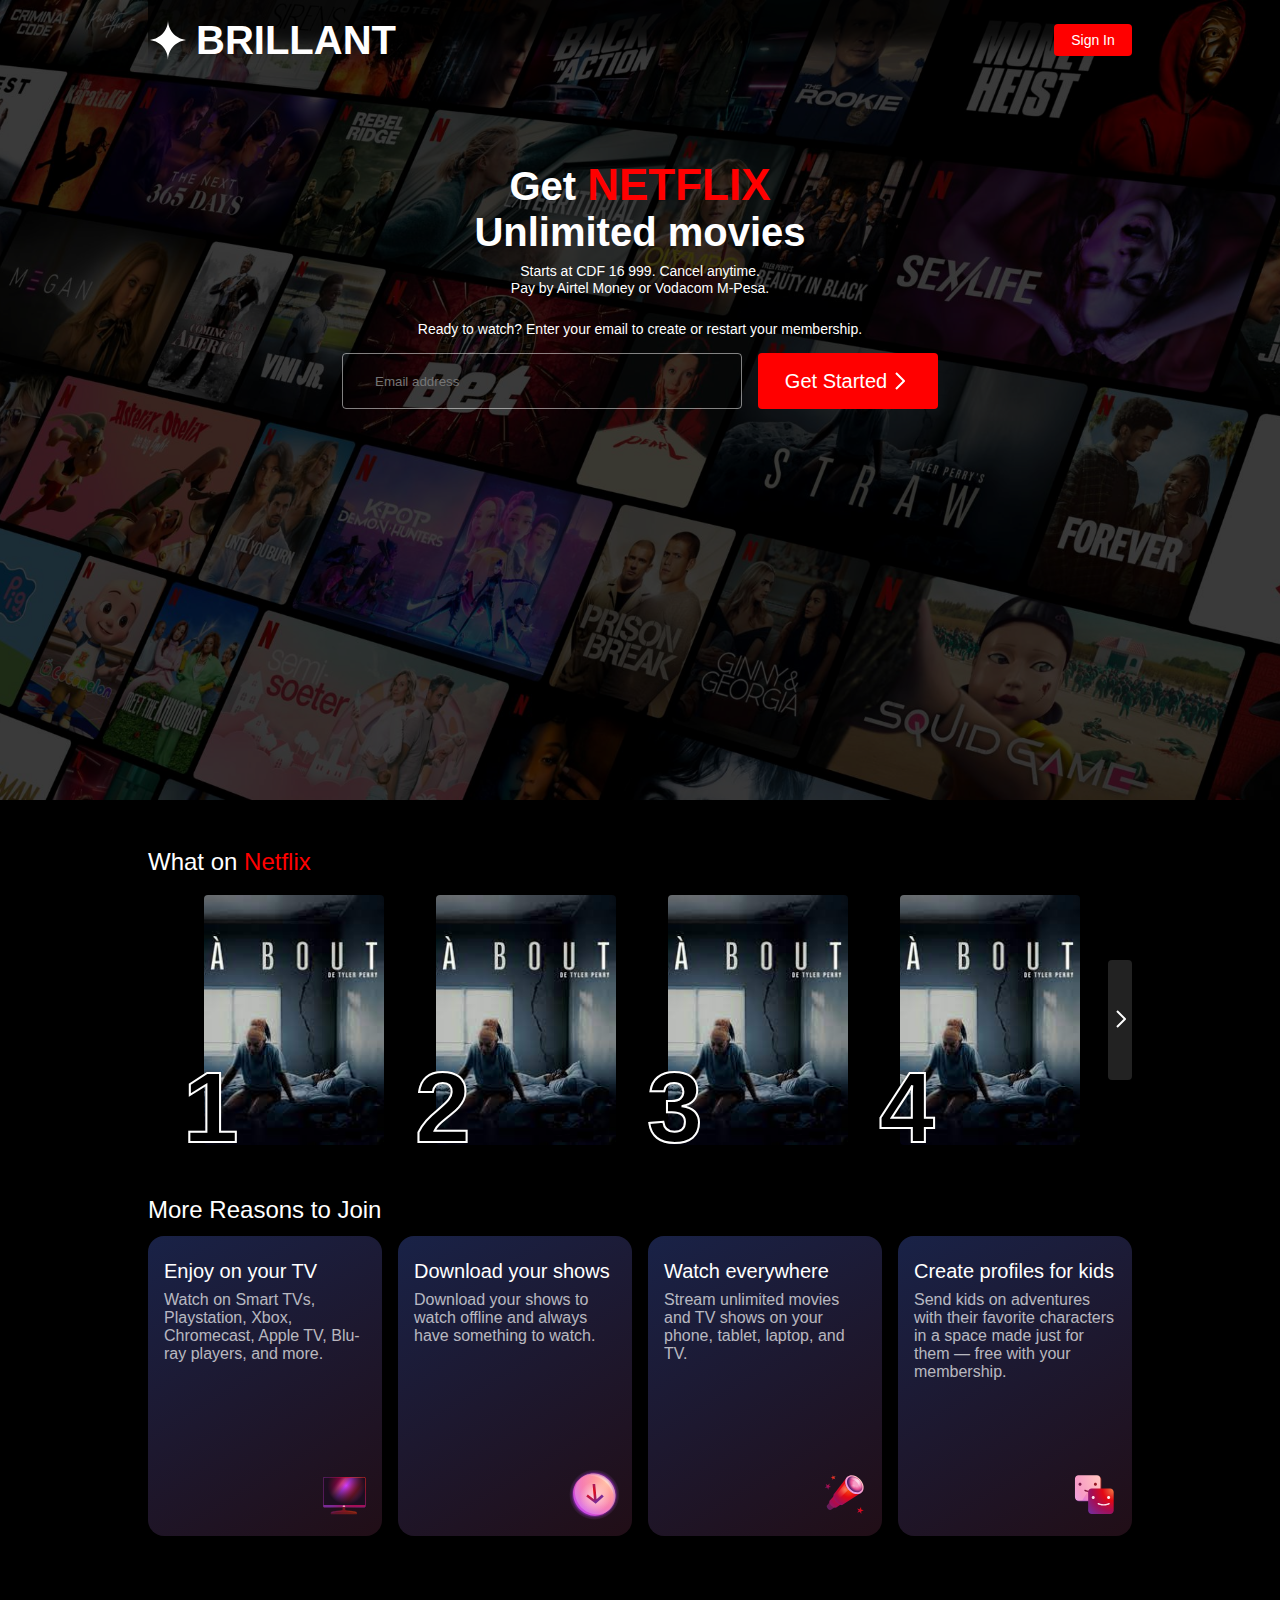
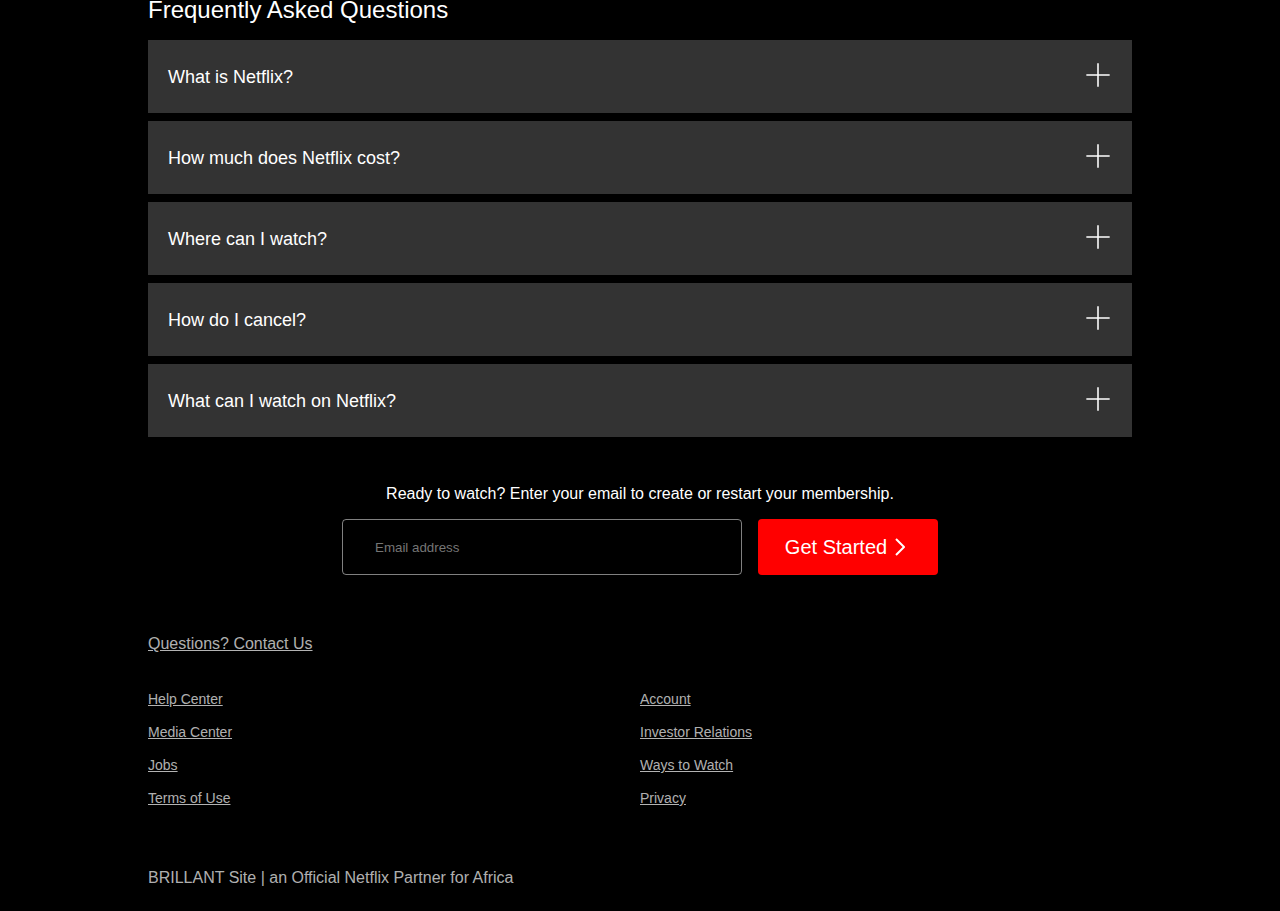
<file: Index.html>
<!doctype html>
<html lang="en">

  <head>

    <meta charset="utf-8">
    <meta name="viewport" content="width=device-width, initial-scale=1">

    <link rel="stylesheet" href="CSS/Home-Page.css">

    <title>Model</title>

  </head>

  <body>

    <div class="hero padding-adjust">

      <div class="header content ">

      <div class="header-left ">
        <a href="#">
          <img src="../IMAGES/Star-Brillant-White.svg" alt="Logo">
          BRILLANT
        </a>
      </div>

      <div class="header-right">
        <a class="red-button" href="#">
          Sign In
        </a>
      </div>

      </div>

      <div class="presentation content">
        
        <div class="text-presenration">
          <h1>Get <span>NETFLIX</span>
            <br>Unlimited movies</h1>
          <p>Starts at CDF 16 999. Cancel anytime.</p>
          <p>Pay by Airtel Money or Vodacom M-Pesa.</p>
        </div>

        <div class="enter-email">

          <p>Ready to watch? Enter your email to create or restart your membership.</p>

          <form action="" method="get" class="">

              <input type="email" name="email" id="" placeholder="Email address" required/>

              <button class="" type="submit">
                Get Started

                <svg xmlns="http://www.w3.org/2000/svg" fill="none" role="img" viewBox="0 0 24 24" width="24" height="24" data-icon="ChevronRightStandard" aria-hidden="true">
                  <path fill-rule="evenodd" clip-rule="evenodd" d="M15.5859 12L8.29303 19.2928L9.70725 20.7071L17.7072 12.7071C17.8948 12.5195 18.0001 12.2652 18.0001 12C18.0001 11.7347 17.8948 11.4804 17.7072 11.2928L9.70724 3.29285L8.29303 4.70706L15.5859 12Z" fill="currentColor"></path>
                </svg>

              </button>

          </form>

        </div>

      </div>

    </div>
    
    <div class="on-netflix padding-adjust">

      <h2>What on <span>Netflix</span></h2>

      <div class="slider-container">

        <button id="left-btn" class="nav-btn hidden">
          <svg xmlns="http://www.w3.org/2000/svg" fill="none" role="img" viewBox="0 0 24 24" width="24" height="24" data-icon="ChevronLeftStandard" aria-hidden="true">
            <path fill-rule="evenodd" clip-rule="evenodd" d="M8.41409 12L15.707 19.2928L14.2928 20.7071L6.29277 12.7071C6.10523 12.5195 5.99988 12.2652 5.99988 12C5.99988 11.7347 6.10523 11.4804 6.29277 11.2928L14.2928 3.29285L15.707 4.70706L8.41409 12Z" fill="currentColor"></path>
          </svg>
        </button>

        <div class="slider-wrapper">

          <div class="slider" id="slider">

            <div class="slide">
              <img src="../IMAGES/A-bout.jpeg" alt="A bout">
              <span class="number">1</span>
            </div>

            <div class="slide">
              <img src="../IMAGES/A-bout.jpeg" alt="A bout">
              <span class="number">2</span>
            </div>

            <div class="slide">
              <img src="../IMAGES/A-bout.jpeg" alt="A bout">
              <span class="number">3</span>
            </div>

            <div class="slide">
              <img src="../IMAGES/A-bout.jpeg" alt="A bout">
              <span class="number">4</span>
            </div>

            <div class="slide">
              <img src="../IMAGES/A-bout.jpeg" alt="A bout">
              <span class="number">5</span>
            </div>

            <div class="slide">
              <img src="../IMAGES/A-bout.jpeg" alt="A bout">
              <span class="number">6</span>
            </div>

            <div class="slide">
              <img src="../IMAGES/A-bout.jpeg" alt="A bout">
              <span class="number">7</span>
            </div>

            <div class="slide">
              <img src="../IMAGES/A-bout.jpeg" alt="A bout">
              <span class="number">8</span>
            </div>

            <div class="slide">
              <img src="../IMAGES/A-bout.jpeg" alt="A bout">
              <span class="number">9</span>
            </div>

            <div class="slide">
              <img src="../IMAGES/A-bout.jpeg" alt="A bout">
              <span class="number">10</span>
            </div>

          </div>

        </div>

        <button id="right-btn" class="nav-btn">
          <svg xmlns="http://www.w3.org/2000/svg" fill="none" role="img" viewBox="0 0 24 24" width="24" height="24" data-icon="ChevronRightStandard" aria-hidden="true">
            <path fill-rule="evenodd" clip-rule="evenodd" d="M15.5859 12L8.29303 19.2928L9.70725 20.7071L17.7072 12.7071C17.8948 12.5195 18.0001 12.2652 18.0001 12C18.0001 11.7347 17.8948 11.4804 17.7072 11.2928L9.70724 3.29285L8.29303 4.70706L15.5859 12Z" fill="currentColor"></path>
          </svg>
        </button>

      </div>

    </div>

    <div class="reasons padding-adjust">

      <h2>More Reasons to Join</h2>

      <div class="box-container">

        <div class="reasons-items">
          <div>
            <h3>Enjoy on your TV</h3>
          </div>
          <div>
            <p class="text-reasons">Watch on Smart TVs, Playstation, Xbox, Chromecast, Apple TV, Blu-ray players, and more.</p>
          </div>
          <div class="icon-reasons">
            <svg width="72" height="72" viewBox="0 0 72 72" fill="none"><g id="television-core-small"><path id="Vector" fill-rule="evenodd" clip-rule="evenodd" d="M37.2 53.3992C37.2 52.7365 36.6628 52.1992 36 52.1992H34.8C34.1373 52.1992 33.6 52.7365 33.6 53.3992V56.2636C33.6 56.9129 33.0834 57.4433 32.4347 57.4739C30.3013 57.5744 28.1719 57.7834 26.0546 58.1011L19.444 59.0926C18.2692 59.2688 17.4 60.2782 17.4 61.4662V62.0992C17.4 62.4304 17.6686 62.6992 18 62.6992H52.8C53.1314 62.6992 53.4 62.4304 53.4 62.0992V61.4662C53.4 60.2782 52.5309 59.2688 51.3561 59.0926L44.7454 58.1011C42.6282 57.7834 40.4987 57.5744 38.3653 57.4739C37.7167 57.4433 37.2 56.9129 37.2 56.2636V53.3992Z" fill="url(#paint0_radial_5179_1308)"></path><path id="Vector_2" d="M18.6 60.7388C18.6 60.2306 18.9587 59.796 19.4602 59.711C22.0196 59.2775 29.7585 58.0508 35.4 58.0508C41.0415 58.0508 48.7804 59.2775 51.3398 59.711C51.8412 59.796 52.2 60.2306 52.2 60.7388C52.2 60.902 52.0575 61.0268 51.8967 61.0004C50.1219 60.707 40.9704 59.2409 35.4 59.2409C29.8295 59.2409 20.678 60.707 18.9033 61.0004C18.7425 61.0268 18.6 60.902 18.6 60.7388Z" fill="url(#paint1_radial_5179_1308)"></path><path id="Vector_3" d="M63 12H8.99995C8.00584 12 7.19995 12.8059 7.19995 13.8V51.6C7.19995 52.5941 8.00584 53.4 8.99995 53.4H63C63.9941 53.4 64.8 52.5941 64.8 51.6V13.8C64.8 12.8059 63.9941 12 63 12Z" fill="url(#paint2_linear_5179_1308)"></path><path id="Vector_4" d="M63 12H8.99995C8.00584 12 7.19995 12.8059 7.19995 13.8V51.6C7.19995 52.5941 8.00584 53.4 8.99995 53.4H63C63.9941 53.4 64.8 52.5941 64.8 51.6V13.8C64.8 12.8059 63.9941 12 63 12Z" fill="url(#paint3_radial_5179_1308)"></path><path id="Vector_5" fill-rule="evenodd" clip-rule="evenodd" d="M8.99995 12.6H63C63.663 12.6 64.2 13.1372 64.2 13.8V50.4H7.79995V13.8C7.79995 13.1372 8.33719 12.6 8.99995 12.6ZM7.19995 50.4V13.8C7.19995 12.8059 8.00581 12 8.99995 12H63C63.9942 12 64.8 12.8059 64.8 13.8V50.4V51.6C64.8 52.5941 63.9942 53.4 63 53.4H8.99995C8.00581 53.4 7.19995 52.5941 7.19995 51.6V50.4Z" fill="url(#paint4_radial_5179_1308)"></path><path id="Vector_6" d="M35.4 52.8C36.3941 52.8 37.2 52.3971 37.2 51.9C37.2 51.4029 36.3941 51 35.4 51C34.4059 51 33.6 51.4029 33.6 51.9C33.6 52.3971 34.4059 52.8 35.4 52.8Z" fill="url(#paint5_radial_5179_1308)"></path></g><defs><radialGradient id="paint0_radial_5179_1308" cx="0" cy="0" r="1" gradientUnits="userSpaceOnUse" gradientTransform="translate(50.3269 49.3723) rotate(118.526) scale(55.1579 46.2871)"><stop stop-color="#802600"></stop><stop offset="0.333333" stop-color="#6F181D"></stop><stop offset="0.666667" stop-color="#5B1333"></stop><stop offset="1" stop-color="#391945"></stop></radialGradient><radialGradient id="paint1_radial_5179_1308" cx="0" cy="0" r="1" gradientUnits="userSpaceOnUse" gradientTransform="translate(48.1077 53.6128) rotate(158.116) scale(32.7275 42.219)"><stop stop-color="#99421D"></stop><stop offset="0.333333" stop-color="#99161D"></stop><stop offset="0.666667" stop-color="#7D1845"></stop><stop offset="1" stop-color="#59216E"></stop></radialGradient><linearGradient id="paint2_linear_5179_1308" x1="10.4727" y1="14.9572" x2="56.1755" y2="51.4814" gradientUnits="userSpaceOnUse"><stop stop-color="#99161D"></stop><stop offset="0.245283" stop-color="#CA005B"></stop><stop offset="0.346698" stop-color="#FF479A"></stop><stop offset="0.46934" stop-color="#CC3CFF"></stop><stop offset="0.735849" stop-color="#BC1A22"></stop><stop offset="1" stop-color="#C94FF5"></stop></linearGradient><radialGradient id="paint3_radial_5179_1308" cx="0" cy="0" r="1" gradientUnits="userSpaceOnUse" gradientTransform="translate(38.6181 23.8286) rotate(90) scale(25.9571 25.8545)"><stop stop-color="#1C0E20" stop-opacity="0"></stop><stop offset="1" stop-color="#1C0E20"></stop></radialGradient><radialGradient id="paint4_radial_5179_1308" cx="0" cy="0" r="1" gradientUnits="userSpaceOnUse" gradientTransform="translate(54 20.1938) rotate(144.293) scale(47.2897 44.8232)"><stop stop-color="#EF7744"></stop><stop offset="0.333333" stop-color="#E50914"></stop><stop offset="0.666667" stop-color="#A70D53"></stop><stop offset="1" stop-color="#792A95"></stop></radialGradient><radialGradient id="paint5_radial_5179_1308" cx="0" cy="0" r="1" gradientUnits="userSpaceOnUse" gradientTransform="translate(36.525 51.3562) rotate(135) scale(4.58735)"><stop stop-color="#FFDCCC"></stop><stop offset="0.333333" stop-color="#FFBDC0"></stop><stop offset="0.666667" stop-color="#F89DC6"></stop><stop offset="1" stop-color="#E4A1FA"></stop></radialGradient></defs></svg>
          </div>
        </div>

        <div class="reasons-items">
            <div>
              <h3>Download your shows</h3>
            </div>
            <div>
              <p class="text-reasons">Download your shows to watch offline and always have something to watch.</p>
            </div>
            <div class="icon-reasons">
              <svg width="72" height="72" viewBox="0 0 72 72" fill="none"><g id="download-core-small"><path id="Vector" d="M36 70.2008C54.8882 70.2008 70.2001 54.8889 70.2001 36.0008C70.2001 17.1126 54.8882 1.80078 36 1.80078C17.1119 1.80078 1.80005 17.1126 1.80005 36.0008C1.80005 54.8889 17.1119 70.2008 36 70.2008Z" fill="url(#paint0_radial_5179_7940)"></path><path id="Vector_2" opacity="0.4" d="M64.7658 36.195C65.5206 51.5916 53.7908 63.5824 38.5668 62.977C23.3428 62.3722 10.3893 49.4 9.63446 34.0034C8.87954 18.6068 20.6091 6.61594 35.8331 7.22116C51.0571 7.82638 64.0104 20.7984 64.7658 36.195Z" fill="url(#paint1_radial_5179_7940)"></path><path id="Vector_3" d="M62.3657 37.9958C63.1205 53.3924 51.3908 65.3832 36.1668 64.7778C20.9428 64.173 7.9893 51.2008 7.23444 35.8041C6.47952 20.4075 18.2091 8.41672 33.4331 9.02194C48.6571 9.62716 61.6103 22.5992 62.3657 37.9958Z" fill="url(#paint2_radial_5179_7940)"></path><path id="Vector_4" opacity="0.5" d="M64.7658 36.195C65.5206 51.5916 53.7908 63.5824 38.5668 62.977C23.3428 62.3722 10.3893 49.4 9.63446 34.0034C8.87954 18.6068 20.6091 6.61594 35.8331 7.22116C51.0571 7.82638 64.0104 20.7984 64.7658 36.195Z" fill="url(#paint3_radial_5179_7940)"></path><path id="Vector_5" opacity="0.6" d="M36.9 60.6C48.6636 60.6 58.2 51.0637 58.2 39.3C58.2 27.5363 48.6636 18 36.9 18C25.1363 18 15.6 27.5363 15.6 39.3C15.6 51.0637 25.1363 60.6 36.9 60.6Z" fill="url(#paint4_radial_5179_7940)"></path><path id="Vector_6" fill-rule="evenodd" clip-rule="evenodd" d="M39.0849 42.2727L46.3387 35.76L48.8945 38.5142L38.9118 47.477L37.8466 48.4333L36.6071 47.477L24.9899 38.5142L27.0434 35.76L35.4849 42.2727L33.6 21.6016H37.2L39.0849 42.2727Z" fill="url(#paint5_radial_5179_7940)"></path><path id="Vector_7" opacity="0.4" fill-rule="evenodd" clip-rule="evenodd" d="M61.6566 34.9618C61.7832 35.3893 62.391 35.3233 62.3694 34.878C61.6962 21.1369 50.1509 9.55975 36.5817 9.01957C34.4606 8.93515 32.4155 9.12541 30.4772 9.55909C30.0745 9.64915 30.1575 10.2082 30.5697 10.2246C45.0094 10.7979 57.6246 21.2971 61.6566 34.9618Z" fill="url(#paint6_radial_5179_7940)"></path></g><defs><radialGradient id="paint0_radial_5179_7940" cx="0" cy="0" r="1" gradientUnits="userSpaceOnUse" gradientTransform="translate(36.0001 36.1837) rotate(-90) scale(34.3829)"><stop offset="0.782019" stop-color="#982DBE"></stop><stop offset="0.906819" stop-color="#B038DC" stop-opacity="0.2"></stop><stop offset="1" stop-color="#E4A1FA" stop-opacity="0"></stop></radialGradient><radialGradient id="paint1_radial_5179_7940" cx="0" cy="0" r="1" gradientUnits="userSpaceOnUse" gradientTransform="translate(52.9937 20.0992) rotate(135) scale(49.9836)"><stop stop-color="#FFDCCC"></stop><stop offset="0.333333" stop-color="#FFBDC0"></stop><stop offset="0.666667" stop-color="#F89DC6"></stop><stop offset="1" stop-color="#E4A1FA"></stop></radialGradient><radialGradient id="paint2_radial_5179_7940" cx="0" cy="0" r="1" gradientUnits="userSpaceOnUse" gradientTransform="translate(52.7999 19.6937) rotate(135) scale(53.1037)"><stop stop-color="#FFA984"></stop><stop offset="0.333333" stop-color="#FF787F"></stop><stop offset="0.666667" stop-color="#F45FA2"></stop><stop offset="1" stop-color="#C44AF1"></stop></radialGradient><radialGradient id="paint3_radial_5179_7940" cx="0" cy="0" r="1" gradientUnits="userSpaceOnUse" gradientTransform="translate(52.9937 20.0992) rotate(135) scale(49.9836)"><stop stop-color="#FFDCCC"></stop><stop offset="0.333333" stop-color="#FFBDC0"></stop><stop offset="0.666667" stop-color="#F89DC6"></stop><stop offset="1" stop-color="#E4A1FA"></stop></radialGradient><radialGradient id="paint4_radial_5179_7940" cx="0" cy="0" r="1" gradientUnits="userSpaceOnUse" gradientTransform="translate(36.9 39.3) scale(21.3)"><stop stop-color="white"></stop><stop offset="1" stop-color="white" stop-opacity="0"></stop></radialGradient><radialGradient id="paint5_radial_5179_7940" cx="0" cy="0" r="1" gradientUnits="userSpaceOnUse" gradientTransform="translate(31.2 32.1016) rotate(39.5226) scale(15.5567)"><stop stop-color="#EF7744"></stop><stop offset="0.2406" stop-color="#E50914"></stop><stop offset="1" stop-color="#792A95"></stop></radialGradient><radialGradient id="paint6_radial_5179_7940" cx="0" cy="0" r="1" gradientUnits="userSpaceOnUse" gradientTransform="translate(50.7 21.3) rotate(-180) scale(30)"><stop stop-color="white"></stop><stop offset="1" stop-color="white" stop-opacity="0"></stop></radialGradient></defs></svg>
            </div>
        </div>

        <div class="reasons-items">
          <div>
            <h3>Watch everywhere</h3>
          </div>
          <div>
            <p class="text-reasons">Stream unlimited movies and TV shows on your phone, tablet, laptop, and TV.</p>
          </div>
          <div class="icon-reasons">
            <svg width="72" height="72" viewBox="0 0 72 72" fill="none"><g id="telescope-core-small"><path id="Vector" d="M24.0492 36.6016L33.6 46.3898L17.8029 56.8633C17.8029 56.8633 15.8891 57.6983 13.625 55.2638C11.361 52.8293 12.1235 51.238 12.1235 51.238L24.0492 36.6016Z" fill="url(#paint0_radial_5179_1664)"></path><path id="Vector_2" d="M25.0344 34.1992L36 46.151L25.0616 53.8043C25.0616 53.8043 21.8289 55.0984 18.0987 51.0172C14.3686 46.9358 15.9198 44.5105 15.9198 44.5105L25.0344 34.1992Z" fill="url(#paint1_radial_5179_1664)"></path><path id="Vector_3" d="M39 13.0195L59.1 33.6788L32.5325 50.4142C32.5325 50.4142 28.7459 50.2552 24.3978 45.4897C20.0498 40.7243 21.4096 35.8101 21.4096 35.8101L39 13.0195Z" fill="url(#paint2_radial_5179_1664)"></path><path id="Vector_4" d="M57.6709 15.3516C63.1044 21.2807 63.9858 29.2883 59.6386 33.2371C55.2916 37.186 47.3628 35.5806 41.9292 29.6515C36.4954 23.7224 35.6145 15.7148 39.9615 11.766C44.3084 7.81716 52.2372 9.42252 57.6709 15.3516Z" fill="url(#paint3_radial_5179_1664)"></path><path id="Vector_5" d="M58.3787 31.255C54.8121 34.5032 48.2143 33.0817 43.6421 28.0798C39.07 23.078 38.2547 16.39 41.8213 13.1419C45.3879 9.89364 51.9857 11.3152 56.5579 16.3171C61.1298 21.3189 61.9452 28.0069 58.3787 31.255Z" fill="url(#paint4_radial_5179_1664)"></path><path id="Vector_6" opacity="0.85" d="M59.6783 28.823C60.576 24.1785 59.6544 20.5934 56.1603 16.6199C52.6662 12.6464 47.3508 10.8657 43.7796 12.7598C39.371 15.098 48.3734 13.5961 53.4577 19.5815C57.8259 24.724 58.8516 33.1009 59.6783 28.823Z" fill="url(#paint5_radial_5179_1664)"></path><path id="Vector_7" opacity="0.4" d="M50.3979 25.2452C50.4549 26.7239 49.2932 27.7677 47.8032 27.5766C46.3131 27.3856 45.059 26.032 45.002 24.5532C44.945 23.0745 46.1067 22.0307 47.5968 22.2218C49.0868 22.4128 50.341 23.7664 50.3979 25.2452Z" fill="url(#paint6_radial_5179_1664)"></path><path id="Vector_8" opacity="0.6" d="M36.9217 21.0039L26.4258 34.3627C26.3297 36.4604 28.2903 39.5534 30.0334 40.8344L41.2345 29.9105C39.6 28.2005 36.9591 24.1025 36.9217 21.0039Z" fill="url(#paint7_radial_5179_1664)"></path><path id="Vector_9" fill-rule="evenodd" clip-rule="evenodd" d="M20.0576 9.60156L21.479 11.7187L24 11.0654L22.3575 13.0272L23.7789 15.1444L21.3424 14.2397L19.7 16.2016L19.8365 13.6806L17.4 12.7759L19.9209 12.1225L20.0576 9.60156ZM58.776 52.8016L58.9623 56.4685L62.4 57.4188L59.0774 58.7347L59.2637 62.4016L57.0239 59.548L53.7014 60.8638L55.6397 57.7843L53.4 54.9307L56.8377 55.8811L58.776 52.8016ZM15.206 24.2101L15.8768 21.0016L13.4793 23.1964L10.6853 21.5563L11.9975 24.553L9.59998 26.7478L12.8085 26.405L14.1207 29.4016L14.7915 26.1931L18 25.8502L15.206 24.2101Z" fill="url(#paint8_linear_5179_1664)"></path></g><defs><radialGradient id="paint0_radial_5179_1664" cx="0" cy="0" r="1" gradientUnits="userSpaceOnUse" gradientTransform="translate(36.6875 32.7016) rotate(135) scale(34.9134)"><stop stop-color="#99421D"></stop><stop offset="0.333333" stop-color="#99161D"></stop><stop offset="0.666667" stop-color="#7D1845"></stop><stop offset="1" stop-color="#59216E"></stop></radialGradient><radialGradient id="paint1_radial_5179_1664" cx="0" cy="0" r="1" gradientUnits="userSpaceOnUse" gradientTransform="translate(42.5937 27.2992) rotate(135) scale(44.5477 44.5279)"><stop stop-color="#EF7744"></stop><stop offset="0.333333" stop-color="#E50914"></stop><stop offset="0.666667" stop-color="#A70D53"></stop><stop offset="1" stop-color="#792A95"></stop></radialGradient><radialGradient id="paint2_radial_5179_1664" cx="0" cy="0" r="1" gradientUnits="userSpaceOnUse" gradientTransform="translate(42.3 29.106) rotate(135) scale(31.8127)"><stop stop-color="#FB540D"></stop><stop offset="0.333333" stop-color="#E50914"></stop><stop offset="0.666667" stop-color="#A70D53"></stop><stop offset="1" stop-color="#792A95"></stop></radialGradient><radialGradient id="paint3_radial_5179_1664" cx="0" cy="0" r="1" gradientUnits="userSpaceOnUse" gradientTransform="translate(57.675 14.7078) rotate(134.326) scale(24.0433 24.0367)"><stop stop-color="#FFDCCC"></stop><stop offset="0.333333" stop-color="#FFBDC0"></stop><stop offset="0.666667" stop-color="#F89DC6"></stop><stop offset="1" stop-color="#E4A1FA"></stop></radialGradient><radialGradient id="paint4_radial_5179_1664" cx="0" cy="0" r="1" gradientUnits="userSpaceOnUse" gradientTransform="translate(52.1305 21.273) rotate(141.875) scale(9.87138 12.8159)"><stop offset="0.307292" stop-color="#F89DC6"></stop><stop offset="0.645392" stop-color="#E75094"></stop><stop offset="1" stop-color="#59216E"></stop></radialGradient><radialGradient id="paint5_radial_5179_1664" cx="0" cy="0" r="1" gradientUnits="userSpaceOnUse" gradientTransform="translate(55.8 15.6) rotate(135) scale(13.1522)"><stop stop-color="white"></stop><stop offset="1" stop-color="white" stop-opacity="0"></stop></radialGradient><radialGradient id="paint6_radial_5179_1664" cx="0" cy="0" r="1" gradientUnits="userSpaceOnUse" gradientTransform="translate(49.2362 22.9648) rotate(131.079) scale(5.08644 6.006)"><stop stop-color="white"></stop><stop offset="1" stop-color="white" stop-opacity="0"></stop></radialGradient><radialGradient id="paint7_radial_5179_1664" cx="0" cy="0" r="1" gradientUnits="userSpaceOnUse" gradientTransform="translate(36.8758 29.1353) rotate(137.622) scale(13.5764)"><stop stop-color="#FFA984"></stop><stop offset="1" stop-color="#F7636B" stop-opacity="0"></stop></radialGradient><linearGradient id="paint8_linear_5179_1664" x1="44.65" y1="27.9016" x2="24.25" y2="48.3016" gradientUnits="userSpaceOnUse"><stop stop-color="#EF7744"></stop><stop offset="0.333333" stop-color="#E50914"></stop><stop offset="0.666667" stop-color="#A70D53"></stop><stop offset="1" stop-color="#792A95"></stop></linearGradient></defs></svg>
          </div>
        </div>

        <div class="reasons-items">
          <div>
            <h3>Create profiles for kids</h3>
          </div>
          <div>
            <p class="text-reasons">Send kids on adventures with their favorite characters in a space made just for them — free with your membership.</p>
          </div>
          <div class="icon-reasons">
            <svg width="72" height="72" viewBox="0 0 72 72" fill="none"><g id="profiles-core-small"><path id="Vector" d="M10.8 15.6008C10.8 12.9499 12.949 10.8008 15.5999 10.8008H40.8C43.4509 10.8008 45.6 12.9498 45.6 15.6008V40.8007C45.6 43.4516 43.4509 45.6007 40.8 45.6007H15.6C12.949 45.6007 10.8 43.4517 10.8 40.8007V15.6008Z" fill="url(#paint0_radial_5179_7919)"></path><path id="Vector_2" d="M9.59998 14.4016C9.59998 11.7506 11.749 9.60162 14.4 9.60156H39.6C42.251 9.60156 44.4 11.7506 44.4 14.4016V39.6015C44.4 42.2525 42.251 44.4015 39.6 44.4015H14.4C11.749 44.4016 9.59998 42.2525 9.59998 39.6015V14.4016Z" fill="url(#paint1_radial_5179_7919)"></path><path id="Vector_3" d="M18.6 21.9008C18.6 23.0606 17.6598 24.0008 16.5 24.0008C15.3402 24.0008 14.4 23.0606 14.4 21.9008C14.4 20.741 15.3402 19.8008 16.5 19.8008C17.6598 19.8008 18.6 20.741 18.6 21.9008Z" fill="url(#paint2_radial_5179_7919)"></path><path id="Vector_4" d="M39.6 21.9008C39.6 23.0606 38.6598 24.0008 37.5 24.0008C36.3402 24.0008 35.4 23.0606 35.4 21.9008C35.4 20.741 36.3402 19.8008 37.5 19.8008C38.6598 19.8008 39.6 20.741 39.6 21.9008Z" fill="url(#paint3_radial_5179_7919)"></path><path id="Vector_5" d="M23.6713 29.4501C23.2437 29.1967 22.6917 29.3379 22.4383 29.7655C22.1848 30.1932 22.3261 30.7452 22.7537 30.9986C23.8254 31.6337 26.769 32.7744 30.6375 32.7744C34.506 32.7744 37.4497 31.6337 38.5213 30.9986C38.949 30.7452 39.0902 30.1932 38.8368 29.7655C38.5834 29.3379 38.0313 29.1967 37.6037 29.4501C36.8191 29.9151 34.194 30.9744 30.6375 30.9744C27.081 30.9744 24.456 29.9151 23.6713 29.4501Z" fill="url(#paint4_radial_5179_7919)"></path><path id="Vector_6" opacity="0.35" d="M19.2 44.4016H28.2L32.4 27.6016C30.2787 28.1801 28.4542 29.5387 27.2921 31.4053L19.2 44.4016Z" fill="url(#paint5_radial_5179_7919)"></path><path id="Vector_7" d="M27.6 32.4016C27.6 29.7506 29.749 27.6016 32.4 27.6016L57.6 27.6016C60.2508 27.6016 62.4 29.7506 62.4 32.4016V57.6015C62.4 60.2524 60.2508 62.4016 57.6 62.4016H32.4C29.749 62.4016 27.6 60.2524 27.6 57.6016V32.4016Z" fill="url(#paint6_radial_5179_7919)"></path><path id="Vector_8" d="M36.6 39.9008C36.6 41.0606 35.6598 42.0008 34.5 42.0008C33.3402 42.0008 32.4 41.0606 32.4 39.9008C32.4 38.741 33.3402 37.8008 34.5 37.8008C35.6598 37.8008 36.6 38.741 36.6 39.9008Z" fill="url(#paint7_radial_5179_7919)"></path><path id="Vector_9" d="M57.6 39.9008C57.6 41.0606 56.6598 42.0008 55.5 42.0008C54.3402 42.0008 53.4 41.0606 53.4 39.9008C53.4 38.741 54.3402 37.8008 55.5 37.8008C56.6598 37.8008 57.6 38.741 57.6 39.9008Z" fill="url(#paint8_radial_5179_7919)"></path><path id="Vector_10" d="M41.8213 47.6025C41.3937 47.349 40.8416 47.4903 40.5882 47.9179C40.3348 48.3455 40.476 48.8976 40.9037 49.1509C41.9753 49.786 44.919 50.9267 48.7875 50.9267C52.656 50.9267 55.5996 49.786 56.6713 49.1509C57.0989 48.8976 57.2402 48.3455 56.9867 47.9179C56.7333 47.4903 56.1813 47.349 55.7537 47.6025C54.969 48.0674 52.344 49.1267 48.7875 49.1267C45.231 49.1267 42.6059 48.0674 41.8213 47.6025Z" fill="url(#paint9_radial_5179_7919)"></path></g><defs><radialGradient id="paint0_radial_5179_7919" cx="0" cy="0" r="1" gradientUnits="userSpaceOnUse" gradientTransform="translate(39.075 17.6882) rotate(135) scale(32.8097)"><stop stop-color="#99421D"></stop><stop offset="0.333333" stop-color="#99161D"></stop><stop offset="0.666667" stop-color="#7D1845"></stop><stop offset="1" stop-color="#59216E"></stop></radialGradient><radialGradient id="paint1_radial_5179_7919" cx="0" cy="0" r="1" gradientUnits="userSpaceOnUse" gradientTransform="translate(62.4 8.70157) rotate(133.87) scale(75.3216)"><stop stop-color="#FFDCCC"></stop><stop offset="0.333333" stop-color="#FFBDC0"></stop><stop offset="0.666667" stop-color="#F89DC6"></stop><stop offset="1" stop-color="#E4A1FA"></stop></radialGradient><radialGradient id="paint2_radial_5179_7919" cx="0" cy="0" r="1" gradientUnits="userSpaceOnUse" gradientTransform="translate(60.3 11.1008) rotate(133.939) scale(68.7426 55.9547)"><stop stop-color="#99421D"></stop><stop offset="0.333333" stop-color="#99161D"></stop><stop offset="0.666667" stop-color="#7D1845"></stop><stop offset="1" stop-color="#59216E"></stop></radialGradient><radialGradient id="paint3_radial_5179_7919" cx="0" cy="0" r="1" gradientUnits="userSpaceOnUse" gradientTransform="translate(60.3 11.1008) rotate(133.939) scale(68.7426 55.9547)"><stop stop-color="#99421D"></stop><stop offset="0.333333" stop-color="#99161D"></stop><stop offset="0.666667" stop-color="#7D1845"></stop><stop offset="1" stop-color="#59216E"></stop></radialGradient><radialGradient id="paint4_radial_5179_7919" cx="0" cy="0" r="1" gradientUnits="userSpaceOnUse" gradientTransform="translate(60.3 11.0994) rotate(133.939) scale(68.7426 55.9548)"><stop stop-color="#99421D"></stop><stop offset="0.333333" stop-color="#99161D"></stop><stop offset="0.666667" stop-color="#7D1845"></stop><stop offset="1" stop-color="#59216E"></stop></radialGradient><radialGradient id="paint5_radial_5179_7919" cx="0" cy="0" r="1" gradientUnits="userSpaceOnUse" gradientTransform="translate(39.6 27.9016) rotate(135) scale(23.3345)"><stop stop-color="#FFA984"></stop><stop offset="0.333333" stop-color="#FF787F"></stop><stop offset="0.666667" stop-color="#F45FA2"></stop><stop offset="1" stop-color="#C44AF1"></stop></radialGradient><radialGradient id="paint6_radial_5179_7919" cx="0" cy="0" r="1" gradientUnits="userSpaceOnUse" gradientTransform="translate(61.8 29.7016) rotate(135) scale(43.2749)"><stop stop-color="#EF7744"></stop><stop offset="0.333333" stop-color="#E50914"></stop><stop offset="0.666667" stop-color="#A70D53"></stop><stop offset="1" stop-color="#792A95"></stop></radialGradient><radialGradient id="paint7_radial_5179_7919" cx="0" cy="0" r="1" gradientUnits="userSpaceOnUse" gradientTransform="translate(62.1 11.1008) rotate(137.146) scale(73.6614 60.3576)"><stop stop-color="#FFDCCC"></stop><stop offset="0.333333" stop-color="#FDF6F6"></stop><stop offset="0.666667" stop-color="#FADCE9"></stop><stop offset="1" stop-color="#E4A1FA"></stop></radialGradient><radialGradient id="paint8_radial_5179_7919" cx="0" cy="0" r="1" gradientUnits="userSpaceOnUse" gradientTransform="translate(62.1 11.1008) rotate(137.146) scale(73.6614 60.3576)"><stop stop-color="#FFDCCC"></stop><stop offset="0.333333" stop-color="#FDF6F6"></stop><stop offset="0.666667" stop-color="#FADCE9"></stop><stop offset="1" stop-color="#E4A1FA"></stop></radialGradient><radialGradient id="paint9_radial_5179_7919" cx="0" cy="0" r="1" gradientUnits="userSpaceOnUse" gradientTransform="translate(62.1 11.1017) rotate(137.146) scale(73.6614 60.3576)"><stop stop-color="#FFDCCC"></stop><stop offset="0.333333" stop-color="#FDF6F6"></stop><stop offset="0.666667" stop-color="#FADCE9"></stop><stop offset="1" stop-color="#E4A1FA"></stop></radialGradient></defs></svg>
          </div>
        </div>

      </div>

    </div>

    <div class="faq padding-adjust">

      <h2>Frequently Asked Questions</span></h2>

      <div class="faq-item">

        <button class="faq-question">
          What is Netflix?
          <span class="icon">
            <svg xmlns="http://www.w3.org/2000/svg" fill="none" role="img" viewBox="0 0 36 36" width="36" height="36" data-icon="PlusLarge" aria-hidden="true" class="accordion-heading_iconStyles__199uojx2 accordion-heading_iconStyles_isOpen_false__199uojx4 default-ltr-cache-1xj76yz e164gv2o4">
              <path fill-rule="evenodd" clip-rule="evenodd" d="M17 17V3H19V17H33V19H19V33H17V19H3V17H17Z" fill="currentColor"></path>
            </svg>
          </span>
        </button>

        <div class="faq-answer">
          <p>
            Netflix is a streaming service that offers a wide variety of
            award-winning TV shows, movies, anime, documentaries, and more on
            thousands of internet-connected devices.
          </p>
          <p>
            You can watch as much as you want, whenever you want without a single
            commercial – all for one low monthly price. There's always something
            new to discover and new TV shows and movies are added every week!
          </p>
        </div>

      </div>

      <div class="faq-item">

        <button class="faq-question">How much does Netflix cost?
            <span class="icon">
            <svg xmlns="http://www.w3.org/2000/svg" fill="none" role="img" viewBox="0 0 36 36" width="36" height="36" data-icon="PlusLarge" aria-hidden="true" class="accordion-heading_iconStyles__199uojx2 accordion-heading_iconStyles_isOpen_false__199uojx4 default-ltr-cache-1xj76yz e164gv2o4">
              <path fill-rule="evenodd" clip-rule="evenodd" d="M17 17V3H19V17H33V19H19V33H17V19H3V17H17Z" fill="currentColor"></path>
            </svg>
          </span>
        </button>

        <div class="faq-answer"><p>Netflix has plans starting from $6.99/month.</p></div>

      </div>

      <div class="faq-item">

        <button class="faq-question">Where can I watch?
          <span class="icon">
            <svg xmlns="http://www.w3.org/2000/svg" fill="none" role="img" viewBox="0 0 36 36" width="36" height="36" data-icon="PlusLarge" aria-hidden="true" class="accordion-heading_iconStyles__199uojx2 accordion-heading_iconStyles_isOpen_false__199uojx4 default-ltr-cache-1xj76yz e164gv2o4">
              <path fill-rule="evenodd" clip-rule="evenodd" d="M17 17V3H19V17H33V19H19V33H17V19H3V17H17Z" fill="currentColor"></path>
            </svg>
          </span>
        </button>

        <div class="faq-answer"><p>You can watch anywhere, on any device.</p></div>

      </div>

      <div class="faq-item">

        <button class="faq-question">How do I cancel?
          <span class="icon">
            <svg xmlns="http://www.w3.org/2000/svg" fill="none" role="img" viewBox="0 0 36 36" width="36" height="36" data-icon="PlusLarge" aria-hidden="true" class="accordion-heading_iconStyles__199uojx2 accordion-heading_iconStyles_isOpen_false__199uojx4 default-ltr-cache-1xj76yz e164gv2o4">
              <path fill-rule="evenodd" clip-rule="evenodd" d="M17 17V3H19V17H33V19H19V33H17V19H3V17H17Z" fill="currentColor"></path>
            </svg>
          </span>
        </button>

        <div class="faq-answer"><p>Cancel easily online at any time.</p></div>

      </div>

      <div class="faq-item">

        <button class="faq-question">What can I watch on Netflix?
          <span class="icon">
            <svg xmlns="http://www.w3.org/2000/svg" fill="none" role="img" viewBox="0 0 36 36" width="36" height="36" data-icon="PlusLarge" aria-hidden="true" class="accordion-heading_iconStyles__199uojx2 accordion-heading_iconStyles_isOpen_false__199uojx4 default-ltr-cache-1xj76yz e164gv2o4">
              <path fill-rule="evenodd" clip-rule="evenodd" d="M17 17V3H19V17H33V19H19V33H17V19H3V17H17Z" fill="currentColor"></path>
            </svg>
          </span>
        </button>

        <div class="faq-answer"><p>Watch TV shows, movies, documentaries and more.</p></div>

      </div>

      <div class="enter-email">

          <p>Ready to watch? Enter your email to create or restart your membership.</p>

          <form action="" method="get" class="">

              <input type="email" name="email" id="" placeholder="Email address" required/>

              <button class="" type="submit">
                Get Started

                <svg xmlns="http://www.w3.org/2000/svg" fill="none" role="img" viewBox="0 0 24 24" width="24" height="24" data-icon="ChevronRightStandard" aria-hidden="true">
                  <path fill-rule="evenodd" clip-rule="evenodd" d="M15.5859 12L8.29303 19.2928L9.70725 20.7071L17.7072 12.7071C17.8948 12.5195 18.0001 12.2652 18.0001 12C18.0001 11.7347 17.8948 11.4804 17.7072 11.2928L9.70724 3.29285L8.29303 4.70706L15.5859 12Z" fill="currentColor"></path>
                </svg>

              </button>

          </form>

        </div>

    </div>

    <div class="footer padding-adjust">

      <p><a href="">Questions? Contact Us</a></p>

      <ul>

        <li>
          <a href="#">Help Center</a>
        </li>
        
        <li>
          <a  href="#">Account</a>
        </li>

        <li >
          <a  href="#">Media Center</a>
        </li>

        <li>
          <a  href="#">Investor Relations</a>
        </li>
        
        <li>
          <a  href="#">Jobs</a>
        </li>
        
        <li>
          <a  href="">Ways to Watch</a>
        </li>
        
        <li>
          <a  href="#">Terms of Use</a>
        </li>
        
        <li>
          <a  href="#">Privacy</a>
        </li>
      </ul>

      <p>BRILLANT Site | an Official Netflix Partner for Africa</p>

    </div>

    

    <script src="SCRIPT/Slider-OK.js"></script>

  </body>

</html>
</file>
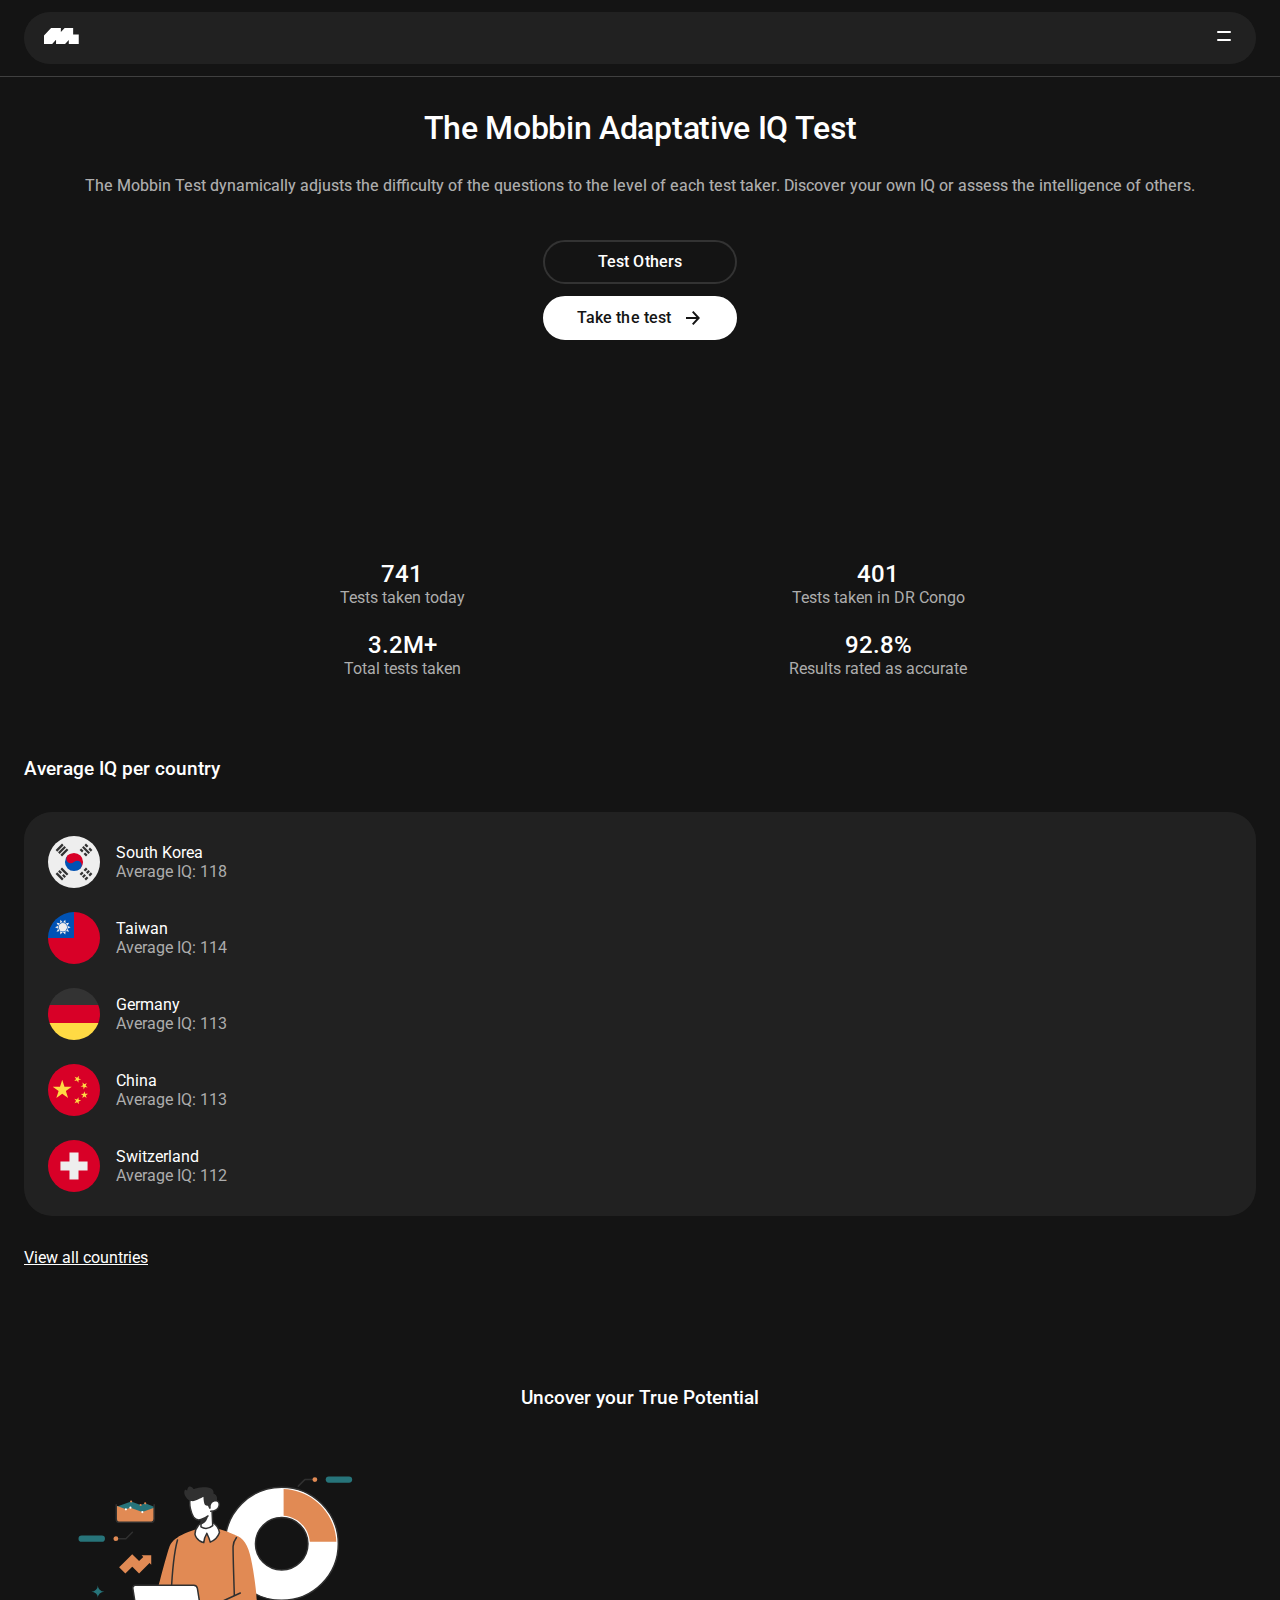
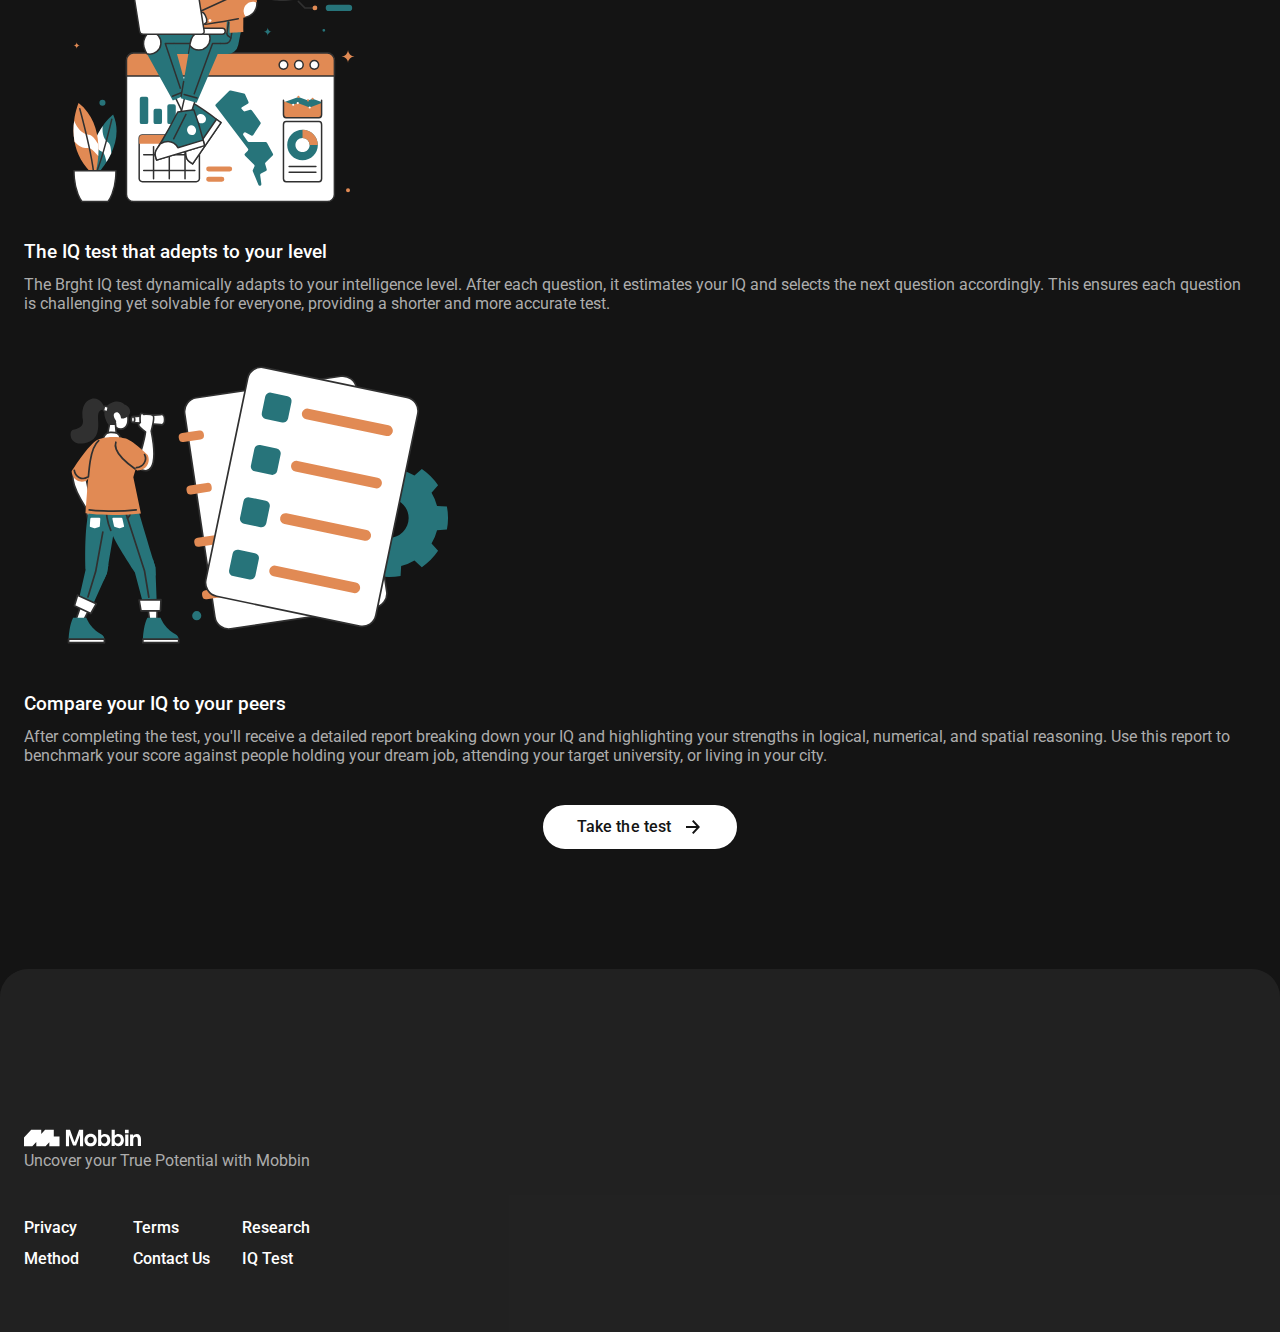
<file: index.html>
<!DOCTYPE html>
<html lang="en">
    <head>
        <meta charset="UTF-8">
        <meta name="viewport" content="width=device-width, initial-scale=1.0">

        <title>Mobbin | IQ Official Test</title>

        <!-- Linking Font Family -->
        <link rel="preconnect" href="https://fonts.googleapis.com">
        <link rel="preconnect" href="https://fonts.gstatic.com" crossorigin>
        <link href="https://fonts.googleapis.com/css2?family=Roboto:ital,wght@0,100..900;1,100..900&display=swap" rel="stylesheet">

        <!-- Linking CSS Sheets  -->
        <link rel="stylesheet" href="css/firstStyle.css">
        <link rel="stylesheet" href="css/headerStyle.css">
        <link rel="stylesheet" href="css/presentationStyle.css">
        <link rel="stylesheet" href="css/infinteStyle.css">
        <link rel="stylesheet" href="css/statsStyle.css">
        <link rel="stylesheet" href="css/averageStyle.css">
        <link rel="stylesheet" href="css/uncoverStyle.css">
        <link rel="stylesheet" href="css/footerStyle.css">
    </head>
    <body>
        <header class="w100 pdY12 pdX24">
            <div class="headerBlack"></div>
            <nav>
                <div class="flexBetween navFirst">
                    <a href="#">
                        <svg width="34.75" height="16" viewBox="0 0 139 64" fill="currentColor" xmlns="http://www.w3.org/2000/svg">
                            <path d="M84.3504 64H48.1695V47.315L32.569 63.9989L0 63.9841V29.9515L28.31 0H67.4439V15.9214L82.6881 0H116.593V26.1874H139V64H99.1163V48.208L84.3504 64Z"></path>
                        </svg>
                    </a>
                    <a href="#">
                        <button class="btnMenu">
                            <svg xmlns="http://www.w3.org/2000/svg" width="20" height="20" viewBox="0 0 20 20">
                                <path d="M4 6H16" stroke="currentColor" stroke-width="2" stroke-linecap="round" stroke-linejoin="round" data-sentry-element="motion.path" data-sentry-source-file="MobileNavBar.tsx" style="transform:none;transform-origin:50% 50%;transform-box:fill-box"></path><path d="M4 14H16" stroke="currentColor" stroke-width="2" stroke-linecap="round" stroke-linejoin="round" data-sentry-element="motion.path" data-sentry-source-file="MobileNavBar.tsx" style="transform:none;transform-origin:50% 50%;transform-box:fill-box"></path>
                            </svg>
                        </button>
                    </a>
                </div>
                <!-- <div class="flexColStart gap24 navSecond">
                    <ul class="flexColStart gap12">
                        <li><a href="#">Log In</a></li>
                        <li><a href="#">Test Others</a></li>
                        <li><a href="#">About IQ</a></li>
                        <li><a href="#">Contact Us</a></li>
                    </ul>
                    <a href="#" class=" btn btnPrimary w100">Take the test</a>
                </div> -->
            </nav>
        </header>
        <div class="flexCol gap40">
            <div class="presentation flexCol gap24 pdX24">
                <h1>The Mobbin Adaptative IQ Test</h1>
                <p>
                    The Mobbin Test dynamically adjusts the difficulty of the questions to the level of each test taker. Discover your own IQ or assess the intelligence of others.
                </p>
            </div>
            <div class="getStarted flexCol gap12">
                <a href="#" class="btn btnSecondary">Test Others</a>
                <a href="#" class="btn btnPrimary gap12">
                    Take the test
                    <svg xmlns="http://www.w3.org/2000/svg" width="20" height="20" viewBox="0 0 20 20" fill="none" class="size-16" data-sentry-element="svg" data-sentry-component="ArrowRightIcon" data-sentry-source-file="ArrowRightIcon.tsx">
                        <path d="M15.9959 10.0005L3 10.0005" stroke="#141414" stroke-width="2" vector-effect="non-scaling-stroke" data-sentry-element="path" data-sentry-source-file="ArrowRightIcon.tsx"></path><path d="M9.73389 16.3179L15.6318 9.99866L9.73389 3.67945" stroke="#141414" stroke-width="2" vector-effect="non-scaling-stroke" data-sentry-element="path" data-sentry-source-file="ArrowRightIcon.tsx"></path>
                    </svg>
                </a>
            </div>
            <div class="container flex gap32">
                <!-- Airtel -->
                <div class="item flex item1">
                    <svg xmlns="http://www.w3.org/2000/svg" height="800" width="1200" id="svg895" version="1.1" viewBox="-96 -98.908 832 593.448"><defs id="defs879">
                        <style id="style877" type="text/css">.e{fill:#f79e1b}</style></defs><path id="rect887" display="inline" fill="#ff5f00" stroke-width="5.494" d="M224.833 42.298h190.416v311.005H224.833z"/><path id="path889" d="M244.446 197.828a197.448 197.448 0 0175.54-155.475 197.777 197.777 0 100 311.004 197.448 197.448 0 01-75.54-155.53z" fill="#eb001b" stroke-width="5.494"/><path id="path891" d="M621.101 320.394v-6.372h2.747v-1.319h-6.537v1.319h2.582v6.373zm12.691 0v-7.69h-1.978l-2.307 5.493-2.308-5.494h-1.977v7.691h1.428v-5.823l2.143 5h1.483l2.143-5v5.823z" class="e" fill="#f79e1b" stroke-width="5.494"/><path id="path893" d="M640 197.828a197.777 197.777 0 01-320.015 155.474 197.777 197.777 0 000-311.004A197.777 197.777 0 01640 197.773z" class="e" fill="#f79e1b" stroke-width="5.494"/>
                    </svg>
                    <p>Mastercard</p>
                </div>
                <!-- Mastercard -->
                <div class="item flex item2">
                    <svg id="logosandtypes_com" xmlns="http://www.w3.org/2000/svg" viewBox="0 0 150 150.2">
                        <path d="M0 .2h150v150H0V.2z" fill="none"/><path d="M93.1 12c-16.5 1.2-28.7 7.6-40.5 14.3-7.3 4.1-14.2 9-20.5 14.5-5.7 5-10.7 10.2-15 16.5-6.5 9.6-9.3 25.4 2.4 31.5 12.6 6.6 25.1-4.1 32.6-9.9 6.6-5.1 13.7-9.9 20.8-14.5 8.3-5.4 17.3-12.2 28.4-14.5 21.8-4.6 21.4 20.1 14.5 34.2-3.7 7.6-9 13.4-14.5 19.2-5 5.3-10.6 10.2-16.5 14.5-4.5 3.3-20.9 17.8-28.7 13.9-8-4 7.7-17.8 10.4-20.6 5.2-5.2 17.2-19.7-.5-20.3-12.1-.4-18.6 10.5-22.2 18.9-8 18.4 2 31.1 22.8 24.4 9.7-3.1 18.4-9 26-14.5 6.1-4.4 12.4-9.3 17.8-14.5 5.4-5.1 10.2-10.8 14.5-16.9 2.8-4 5.2-8.3 7.2-12.8 3.9-8.8 7.4-19.2 5.5-32.1-1.7-12-7.5-19.5-16.1-24.7-7.4-4.5-15.9-7.5-28.4-6.6z" fill="#e20010"/>
                    </svg>
                    <p>Airtel money</p>
                </div>
                <!-- Orange -->
                <div class="item flex item3">
                    <svg xmlns="http://www.w3.org/2000/svg" height="800" width="1200" viewBox="-56.83065 -94.96775 492.5323 569.8065">
                        <path d="M0 0h378.55c-.003 126.516.005 253.031-.003 379.547-126.18.008-252.367 0-378.547.004V0m327.758 274.531a62.86 62.86 0 00-.004 2.422c1.808-.012 3.625-.004 5.433-.004.012 5.035 0 10.07.008 15.11.989-.009 1.977-.009 2.965-.005 0-5.035-.004-10.07.004-15.105 1.813 0 3.633-.004 5.445 0-.004-.805-.004-1.605 0-2.41-4.617-.008-9.234.008-13.851-.008m17.305.004c-.012 5.84-.012 11.68 0 17.52h2.957c.02-4.786-.032-9.567.03-14.352 1.981 4.742 3.77 9.562 5.661 14.34.633.004 1.27.004 1.914.004 1.906-4.797 3.723-9.63 5.68-14.403.035 4.801.008 9.606.02 14.41.98-.004 1.964-.004 2.948.008.036-5.84.004-11.68.016-17.519-1.5-.012-3-.008-4.496 0-1.668 4.387-3.371 8.762-5.063 13.14-1.703-4.386-3.437-8.761-5.14-13.148-1.512.004-3.024 0-4.527 0m-300.13 18.676c-7.367.297-14.785 3.637-19.171 9.71-3.774 5.09-5.282 11.56-5.25 17.821-.114 5.895 1.074 11.965 4.222 17.016 2.551 4.133 6.457 7.375 10.95 9.195 5.414 2.2 11.484 2.594 17.187 1.418 5.29-1.09 10.297-3.863 13.742-8.07 3.11-3.723 4.91-8.403 5.645-13.168.793-5.535.582-11.285-1.051-16.653-1.531-5.03-4.637-9.613-8.953-12.64-4.996-3.547-11.266-4.953-17.32-4.63m50.421 7.474a804.69 804.69 0 000-6.137c-4.41 0-8.82-.024-13.23.015.023 17.641.004 35.282.012 52.922 4.726.02 9.453 0 14.18.012.023-11.71-.028-23.426.027-35.133.578-1.722 2.156-2.969 3.73-3.785 3.613-1.719 7.707-1.867 11.633-1.902 0-4.375-.004-8.75.004-13.121-6.187-.578-12.371 2.484-16.355 7.129m34.703-5.696c-4.813 1.54-9.106 4.664-12.004 8.82 3.129 1.833 6.289 3.614 9.441 5.403 2.688-3.336 6.66-5.637 10.957-5.977 3.074-.265 6.758-.109 8.953 2.387 1.555 1.785 1.102 4.281 1.16 6.45-7.218.85-14.503 2.038-21.23 4.902-3.797 1.648-7.5 4.011-9.742 7.597-2.504 4.024-2.758 9.168-1.363 13.625 1.132 3.676 3.859 6.817 7.367 8.39 4.02 1.872 8.617 1.77 12.902 1.087 4.274-.715 8.367-2.383 11.988-4.762.403 1.527.805 3.05 1.211 4.582 4.137-.004 8.274 0 12.41 0-.152-12.234-.054-24.476-.07-36.71.246-3.606-.433-7.423-2.695-10.325-2.942-3.926-7.813-5.785-12.504-6.535-5.578-.801-11.383-.66-16.781 1.066m69.05-1.136c-4.957 1.023-9.296 3.812-13.343 6.734-.407-2.07-.875-4.133-1.242-6.207-3.864.527-7.73 1.062-11.594 1.605-.008 17.145 0 34.285 0 51.426 4.62.004 9.238 0 13.863 0v-37.902c3.274-2.727 7.02-5.211 11.34-5.75 2.176-.242 4.73-.114 6.316 1.61 1.567 1.831 1.817 4.374 1.89 6.69.009 11.786.005 23.567.005 35.352 4.648.008 9.297 0 13.945 0v-37.605c-.054-2.516-.398-5.051-1.265-7.418-1.13-3.184-3.47-5.938-6.559-7.336-4.152-1.887-8.934-2.04-13.355-1.2m36.23 7.704c-4.25 5.754-5.738 13.109-5.602 20.156.06 6.43 1.485 13.16 5.56 18.285 3.23 4.168 8.265 6.738 13.468 7.285 3.797.363 7.855.203 11.25-1.73 2.36-1.317 4.02-3.528 5.414-5.79.11 2.227.031 4.458.055 6.684-.09 2.95-.52 6.16-2.559 8.45-1.86 2.066-4.758 2.796-7.445 2.804-2.825.04-5.875-.058-8.32-1.648-1.22-.785-1.844-2.16-2.204-3.512-4.586.738-9.168 1.48-13.754 2.219.832 4.281 3.817 7.914 7.594 9.969 5.899 3.28 12.91 3.644 19.488 3.011 5.703-.57 11.727-2.195 15.793-6.488 3.645-3.852 4.785-9.336 4.868-14.484v-52.38c-3.934.024-7.868-.058-11.797.044-.305 1.949-.688 3.89-1.028 5.84-1.218-2.528-3.593-4.282-6.14-5.313-3.348-1.371-7.04-1.695-10.63-1.488-5.577.422-10.75 3.582-14.011 8.086m57.992-.399c-3.828 4.559-5.535 10.531-5.96 16.387-.41 6.39.187 13.055 3.105 18.848 2.261 4.515 6.144 8.214 10.844 10.082 6.035 2.433 12.808 2.41 19.097 1.078 6.156-1.348 11.95-5.047 15.082-10.625a1450.91 1450.91 0 01-10.234-5.684c-1.528 2.192-3.387 4.242-5.797 5.457-2.715 1.383-5.883 1.559-8.848 1.13-2.87-.419-5.586-2-7.152-4.474-1.934-3.039-2.465-6.75-2.488-10.293 11.672.008 23.347 0 35.027.004.395-4.66-.05-9.41-1.39-13.89-1.473-4.86-4.465-9.36-8.786-12.106-5.297-3.43-11.914-4.171-18.062-3.449-5.504.664-10.88 3.203-14.438 7.535zm0 0" fill="#f60"/><path d="M304.219 305.977c1.687-1.91 4.203-2.938 6.715-3.09 3.203-.239 6.699.66 8.886 3.148 1.934 2.152 2.578 5.13 2.653 7.953-7.094-.004-14.188.008-21.282-.008.23-2.867 1.067-5.824 3.028-8.004zm-51.879-2.489c3.265-.601 6.82.45 9.133 2.867 2.718 2.782 3.824 6.739 4.058 10.54.11 2.785-.008 5.59-.449 8.343-.496 2.903-1.473 5.871-3.566 8.016-1.907 1.941-4.68 2.828-7.356 2.762-2.492.078-5.117-.715-6.844-2.594-2.32-2.395-3.09-5.809-3.464-9.02-.305-3.27-.395-6.578.035-9.84.406-2.867 1.293-5.78 3.207-8.015a9.041 9.041 0 015.246-3.059zm-207.977 1.68c3.383-.504 7.168.055 9.817 2.379 2.488 2.144 3.699 5.383 4.242 8.547.574 3.558.55 7.222-.14 10.758-.634 3.105-2.016 6.238-4.594 8.195-2.876 2.14-6.731 2.523-10.16 1.816-2.801-.57-5.29-2.394-6.72-4.87-2.062-3.587-2.515-7.845-2.43-11.915.134-3.656.778-7.46 2.86-10.547 1.614-2.398 4.27-3.988 7.125-4.363zm91.36 18.282c3.953-1.637 8.214-2.364 12.437-2.9.016 4.126-.008 8.255.012 12.384-3.531 3.171-8.035 5.664-12.89 5.574-1.63.043-3.243-.653-4.352-1.836-2.114-2.379-2.418-6.145-.782-8.863 1.22-2.106 3.403-3.414 5.575-4.36zm0 0" fill="#f60"/><path d="M378.55 0h.321v379.871H0v-.32c126.18-.004 252.367.004 378.547-.004.008-126.516 0-253.031.004-379.547zm0 0" fill="#fdd9bd"/><path d="M327.758 274.531c4.617.016 9.234 0 13.851.008-.004.805-.004 1.606 0 2.41-1.812-.004-3.632 0-5.445 0-.008 5.036-.004 10.07-.004 15.106-.988-.004-1.977-.004-2.965.004-.008-5.04.004-10.074-.008-15.11-1.808 0-3.625-.007-5.433.005a62.458 62.458 0 01.004-2.422zm17.305.004c1.503 0 3.015.004 4.527 0 1.703 4.387 3.437 8.762 5.14 13.149 1.692-4.38 3.395-8.754 5.063-13.141 1.496-.008 2.996-.012 4.496 0-.012 5.84.02 11.68-.016 17.52a188.4 188.4 0 00-2.949-.008c-.011-4.805.016-9.61-.02-14.41-1.956 4.773-3.773 9.605-5.679 14.402-.644 0-1.281 0-1.914-.004-1.89-4.778-3.68-9.598-5.66-14.34-.063 4.785-.012 9.566-.031 14.351h-2.957c-.012-5.84-.012-11.68 0-17.52zM44.934 293.21c6.054-.323 12.324 1.083 17.32 4.63 4.316 3.027 7.422 7.61 8.953 12.64 1.633 5.368 1.844 11.118 1.05 16.653-.734 4.765-2.534 9.445-5.644 13.168-3.445 4.207-8.453 6.98-13.742 8.07-5.703 1.176-11.773.781-17.187-1.418-4.493-1.82-8.399-5.062-10.95-9.195-3.148-5.051-4.336-11.121-4.222-17.016-.032-6.262 1.476-12.73 5.25-17.82 4.386-6.074 11.804-9.414 19.172-9.711m-.57 11.957c-2.856.375-5.512 1.965-7.126 4.363-2.082 3.086-2.726 6.89-2.86 10.547-.085 4.07.368 8.328 2.43 11.914 1.43 2.477 3.919 4.301 6.72 4.871 3.429.707 7.285.324 10.16-1.816 2.578-1.957 3.96-5.09 4.593-8.195.692-3.536.715-7.2.14-10.758-.542-3.164-1.753-6.403-4.241-8.547-2.649-2.324-6.434-2.883-9.817-2.379zm50.991-4.484c3.985-4.645 10.168-7.707 16.356-7.13-.008 4.372-.004 8.747-.004 13.122-3.926.035-8.02.183-11.633 1.902-1.574.817-3.152 2.063-3.73 3.785-.055 11.707-.004 23.422-.028 35.133-4.726-.012-9.453.008-14.18-.012-.007-17.64.012-35.28-.011-52.921 4.41-.04 8.82-.016 13.23-.016.008 2.043.008 4.09 0 6.137zm34.704-5.696c5.398-1.726 11.203-1.867 16.78-1.066 4.692.75 9.563 2.61 12.505 6.535 2.261 2.902 2.941 6.719 2.695 10.324.016 12.235-.082 24.477.07 36.711-4.136 0-8.273-.004-12.41 0-.406-1.531-.808-3.055-1.21-4.582-3.622 2.38-7.716 4.047-11.989 4.762-4.285.683-8.883.785-12.902-1.086-3.508-1.574-6.235-4.715-7.368-8.39-1.394-4.458-1.14-9.602 1.364-13.626 2.242-3.586 5.945-5.949 9.742-7.597 6.726-2.864 14.012-4.051 21.23-4.903-.058-2.168.395-4.664-1.16-6.449-2.195-2.496-5.879-2.652-8.953-2.387-4.297.34-8.27 2.641-10.957 5.977-3.152-1.79-6.312-3.57-9.441-5.402 2.898-4.157 7.191-7.282 12.004-8.82m5.664 28.46c-2.172.946-4.356 2.254-5.575 4.36-1.636 2.718-1.332 6.484.782 8.863 1.11 1.183 2.722 1.879 4.351 1.836 4.856.09 9.36-2.403 12.89-5.574-.019-4.13.005-8.258-.01-12.383-4.223.535-8.485 1.261-12.438 2.898zm63.387-29.597c4.421-.84 9.202-.688 13.355 1.199 3.09 1.398 5.43 4.152 6.558 7.336.868 2.367 1.211 4.902 1.266 7.418v37.605c-4.648 0-9.297.008-13.945 0 0-11.785.004-23.566-.004-35.351-.074-2.317-.324-4.86-1.89-6.692-1.587-1.722-4.141-1.851-6.317-1.61-4.32.54-8.067 3.024-11.34 5.75v37.903c-4.625 0-9.242.004-13.863 0 0-17.14-.008-34.281 0-51.426 3.863-.543 7.73-1.078 11.593-1.605.368 2.074.836 4.137 1.243 6.207 4.046-2.922 8.386-5.711 13.343-6.734zm36.23 7.703c3.262-4.504 8.433-7.664 14.012-8.086 3.59-.207 7.28.117 10.628 1.488 2.547 1.031 4.922 2.785 6.141 5.313.34-1.95.723-3.891 1.027-5.84 3.93-.102 7.864-.02 11.797-.043v52.379c-.082 5.148-1.222 10.632-4.867 14.484-4.066 4.293-10.09 5.918-15.793 6.488-6.578.633-13.59.27-19.488-3.011-3.777-2.055-6.762-5.688-7.594-9.97 4.586-.738 9.168-1.48 13.754-2.218.36 1.352.984 2.727 2.203 3.512 2.445 1.59 5.496 1.687 8.32 1.648 2.688-.008 5.586-.738 7.446-2.805 2.039-2.289 2.469-5.5 2.558-8.449-.023-2.226.055-4.457-.054-6.683-1.395 2.261-3.055 4.472-5.414 5.789-3.395 1.933-7.454 2.093-11.25 1.73-5.204-.547-10.239-3.117-13.47-7.285-4.073-5.125-5.5-11.855-5.558-18.285-.136-7.047 1.352-14.402 5.602-20.156m17 1.933a9.041 9.041 0 00-5.246 3.059c-1.914 2.234-2.801 5.148-3.207 8.015-.43 3.262-.34 6.57-.036 9.84.375 3.211 1.145 6.625 3.465 9.02 1.727 1.879 4.352 2.672 6.844 2.594 2.676.066 5.45-.82 7.356-2.762 2.093-2.145 3.07-5.113 3.566-8.016.441-2.754.559-5.558.45-8.344-.235-3.8-1.34-7.757-4.06-10.539-2.312-2.418-5.867-3.468-9.132-2.867zm40.992-2.332c3.559-4.332 8.934-6.87 14.438-7.535 6.148-.723 12.765.02 18.062 3.45 4.32 2.745 7.313 7.245 8.785 12.105 1.34 4.48 1.785 9.23 1.39 13.89-11.679-.004-23.355.004-35.027-.004.024 3.543.555 7.254 2.489 10.293 1.566 2.473 4.281 4.055 7.152 4.473 2.965.43 6.133.254 8.848-1.129 2.41-1.215 4.27-3.265 5.797-5.457a1450.91 1450.91 0 0010.234 5.684c-3.133 5.578-8.926 9.277-15.082 10.625-6.29 1.332-13.063 1.355-19.098-1.078-4.699-1.868-8.582-5.567-10.843-10.082-2.918-5.793-3.516-12.458-3.106-18.848.426-5.856 2.133-11.828 5.961-16.387m10.887 4.82c-1.961 2.18-2.797 5.137-3.028 8.004 7.094.016 14.188.004 21.282.008-.075-2.824-.72-5.8-2.653-7.953-2.187-2.488-5.683-3.386-8.886-3.148-2.512.152-5.028 1.18-6.715 3.09zm0 0" fill="#fff"/>
                    </svg>
                    <p>Orange money</p>
                </div>
                <!-- Vodacom -->
                <!-- <div class="item flex item4">
                    <svg version="1.1" id="Layer_1" xmlns="http://www.w3.org/2000/svg" xmlns:xlink="http://www.w3.org/1999/xlink" x="0px" y="0px"
                    viewBox="0 0 1000 1000" style="enable-background:new 0 0 1000 1000;" xml:space="preserve">
                        <g>
                            <path style="fill:#E60000;" d="M750,500c0,138.176-111.824,250-250,250S250,638.176,250,500s111.824-250,250-250
                                C637.838,250,750,361.824,750,500"/>
                            <path style="fill:#FFFFFF;" d="M502.027,639.189c-68.581,0.338-140.203-58.446-140.541-152.365
                                c-0.338-62.162,33.446-122.297,76.351-157.77c41.892-34.797,99.324-56.757,151.351-57.095c6.757,0,13.851,0.676,17.905,2.027
                                c-45.608,9.459-81.757,51.689-81.419,99.662c0,1.689,0,3.378,0.338,4.054c76.014,18.581,110.811,64.527,110.811,128.041
                                S586.824,638.851,502.027,639.189"/>
                        </g>
                    </svg>
                    <p>Vodacom M-pesa</p>
                </div> -->
                <!-- Visa -->
                <!-- <div class="item flex item5">
                    <svg xmlns="http://www.w3.org/2000/svg" height="800" width="1200" viewBox="-74.7 -40.204 647.4 241.224">
                        <defs><linearGradient x1="0" y1="0" x2="1" y2="0" gradientUnits="userSpaceOnUse" gradientTransform="scale(89.72793 -89.72793) rotate(-20.218 .966 -.457)" spreadMethod="pad" id="b"><stop offset="0" stop-color="#222357"/><stop offset="1" stop-color="#254aa5"/></linearGradient><clipPath clipPathUnits="userSpaceOnUse" id="a"><path d="M413.742 90.435c-.057-4.494 4.005-7.002 7.065-8.493 3.144-1.53 4.2-2.511 4.188-3.879-.024-2.094-2.508-3.018-4.833-3.054-4.056-.063-6.414 1.095-8.289 1.971l-1.461-6.837c1.881-.867 5.364-1.623 8.976-1.656 8.478 0 14.025 4.185 14.055 10.674.033 8.235-11.391 8.691-11.313 12.372.027 1.116 1.092 2.307 3.426 2.61 1.155.153 4.344.27 7.959-1.395l1.419 6.615c-1.944.708-4.443 1.386-7.554 1.386-7.98 0-13.593-4.242-13.638-10.314m34.827 9.744c-1.548 0-2.853-.903-3.435-2.289l-12.111-28.917h8.472l1.686 4.659h10.353l.978-4.659h7.467l-6.516 31.206h-6.894m1.185-8.43l2.445-11.718h-6.696l4.251 11.718m-46.284 8.43l-6.678-31.206h8.073l6.675 31.206h-8.07m-11.943 0l-8.403-21.24-3.399 18.06c-.399 2.016-1.974 3.18-3.723 3.18h-13.737l-.192-.906c2.82-.612 6.024-1.599 7.965-2.655 1.188-.645 1.527-1.209 1.917-2.742l6.438-24.903h8.532l13.08 31.206h-8.478"/></clipPath></defs><g clip-path="url(#a)" transform="matrix(4.98469 0 0 -4.98469 -1804.82 502.202)"><path d="M0 0l98.437 36.252 22.394-60.809-98.436-36.252" fill="url(#b)" transform="translate(351.611 96.896)"/></g>
                    </svg>
                    <p>Visa</p>
                </div> -->
                <!-- Paypal -->
                <!-- <div class="item flex item6">
                    <svg xmlns="http://www.w3.org/2000/svg" width="584.798" height="720" viewBox="0 0 154.728 190.5" xmlns:v="https://vecta.io/nano">
                        <g transform="translate(898.192 276.071)"><path clip-path="none" d="M-837.663-237.968a5.49 5.49 0 0 0-5.423 4.633l-9.013 57.15-8.281 52.514-.005.044.01-.044 8.281-52.514c.421-2.669 2.719-4.633 5.42-4.633h26.404c26.573 0 49.127-19.387 53.246-45.658.314-1.996.482-3.973.52-5.924v-.003h-.003c-6.753-3.543-14.683-5.565-23.372-5.565z" fill="#001c64"/><path clip-path="none" d="M-766.506-232.402c-.037 1.951-.207 3.93-.52 5.926-4.119 26.271-26.673 45.658-53.246 45.658h-26.404c-2.701 0-4.999 1.964-5.42 4.633l-8.281 52.514-5.197 32.947a4.46 4.46 0 0 0 4.405 5.153h28.66a5.49 5.49 0 0 0 5.423-4.633l7.55-47.881c.423-2.669 2.722-4.636 5.423-4.636h16.876c26.573 0 49.124-19.386 53.243-45.655 2.924-18.649-6.46-35.614-22.511-44.026z" fill="#0070e0"/><path clip-path="none" d="M-870.225-276.071a5.49 5.49 0 0 0-5.423 4.636l-22.489 142.608a4.46 4.46 0 0 0 4.405 5.156h33.351l8.281-52.514 9.013-57.15a5.49 5.49 0 0 1 5.423-4.633h47.782c8.691 0 16.621 2.025 23.375 5.563.46-23.917-19.275-43.666-46.412-43.666z" fill="#003087"/></g>
                    </svg>
                    <p>PayPal</p>
                </div> -->
            </div>
            <div class="stats pdTop40 pdX24 w100">
                <div class="flexColTop textCenter">
                    <h2>741</h2>
                    <p>Tests taken today</p>
                </div>
                <div class="flexColTop textCenter">
                    <h2>401</h2>
                    <p>Tests taken in DR Congo</p>
                </div>
                <div class="flexColTop textCenter">
                    <h2>3.2M+</h2>
                    <p>Total tests taken</p>
                </div>
                <div class="flexColTop textCenter">
                    <h2>92.8%</h2>
                    <p>Results rated as accurate</p>
                </div>
            </div>
            <div class="average pdTop40 w100 flexColStart gap32 pdX24">
                <h3>Average IQ per country</h3>
                <div class="card w100 pd24">
                    <ul class="flexColStart gap24">
                        <li class="flex gap16">
                            <div class="flag">
                                <svg xmlns="http://www.w3.org/2000/svg" width="512" height="512" viewBox="0 0 512 512"><mask id="a"><circle cx="256" cy="256" r="256" fill="#fff"></circle></mask><g mask="url(#a)"><path fill="#eee" d="M0 0h512v512H0Z"></path><path fill="#333" d="m350 335 24-24 16 16-24 23zm-39 39 24-24 15 16-23 24zm87 8 23-24 16 16-24 24zm-40 39 24-23 16 15-24 24Zm16-63 24-23 15 15-23 24zm-39 40 23-24 16 16-24 23zm63-221-63-63 15-15 64 63zm-63-15-24-24 16-16 23 24zm39 39-24-24 16-15 24 23zm8-87-24-23 16-16 24 24Zm39 40-23-24 15-16 24 24ZM91 358l63 63-16 16-63-63zm63 16 23 24-15 15-24-23zm-40-39 24 23-16 16-23-24zm24-24 63 63-16 16-63-63zm16-220-63 63-16-16 63-63zm23 23-63 63-15-16 63-63zm24 24-63 63-16-16 63-63z"></path><path fill="#d80027" d="M319 319 193 193a89 89 0 1 1 126 126z"></path><path fill="#0052b4" d="M319 319a89 89 0 1 1-126-126z"></path><circle cx="224.5" cy="224.5" r="44.5" fill="#d80027"></circle><circle cx="287.5" cy="287.5" r="44.5" fill="#0052b4"></circle></g></svg>
                            </div>
                            <div class="country">
                                <p>South Korea</p>
                                <p>Average IQ: 118</p>
                            </div>
                        </li>
                        <li class="flex gap16">
                            <div class="flag">
                                <svg xmlns="http://www.w3.org/2000/svg" width="512" height="512" viewBox="0 0 512 512"><mask id="a"><circle cx="256" cy="256" r="256" fill="#fff"></circle></mask><g mask="url(#a)"><path fill="#d80027" d="M0 256 256 0h256v512H0z"></path><path fill="#0052b4" d="M256 256V0H0v256z"></path><path fill="#eee" d="m222.6 149.8-31.3 14.7 16.7 30.3-34-6.5-4.3 34.3-23.6-25.2-23.7 25.2-4.3-34.3-34 6.5 16.7-30.3-31.2-14.7 31.2-14.7-16.6-30.3 34 6.5 4.2-34.3 23.7 25.3L169.7 77l4.3 34.3 34-6.5-16.7 30.3z"></path><circle cx="146.1" cy="149.8" r="47.7" fill="#0052b4"></circle><circle cx="146.1" cy="149.8" r="41.5" fill="#eee"></circle></g></svg>
                            </div>
                            <div class="country">
                                <p>Taiwan</p>
                                <p>Average IQ: 114</p>
                            </div>
                        </li>
                        <li class="flex gap16">
                            <div class="flag">
                                <svg xmlns="http://www.w3.org/2000/svg" width="512" height="512" viewBox="0 0 512 512"><mask id="a"><circle cx="256" cy="256" r="256" fill="#fff"></circle></mask><g mask="url(#a)"><path fill="#ffda44" d="m0 345 256.7-25.5L512 345v167H0z"></path><path fill="#d80027" d="m0 167 255-23 257 23v178H0z"></path><path fill="#333" d="M0 0h512v167H0z"></path></g></svg>
                            </div>
                            <div class="country">
                                <p>Germany</p>
                                <p>Average IQ: 113</p>
                            </div>
                        </li>
                        <li class="flex gap16">
                            <div class="flag">
                                <svg xmlns="http://www.w3.org/2000/svg" width="512" height="512" viewBox="0 0 512 512"><mask id="a"><circle cx="256" cy="256" r="256" fill="#fff"></circle></mask><g mask="url(#a)"><path fill="#d80027" d="M0 0h512v512H0z"></path><path fill="#ffda44" d="m140.1 155.8 22.1 68h71.5l-57.8 42.1 22.1 68-57.9-42-57.9 42 22.2-68-57.9-42.1H118zm163.4 240.7-16.9-20.8-25 9.7 14.5-22.5-16.9-20.9 25.9 6.9 14.6-22.5 1.4 26.8 26 6.9-25.1 9.6zm33.6-61 8-25.6-21.9-15.5 26.8-.4 7.9-25.6 8.7 25.4 26.8-.3-21.5 16 8.6 25.4-21.9-15.5zm45.3-147.6L370.6 212l19.2 18.7-26.5-3.8-11.8 24-4.6-26.4-26.6-3.8 23.8-12.5-4.6-26.5 19.2 18.7zm-78.2-73-2 26.7 24.9 10.1-26.1 6.4-1.9 26.8-14.1-22.8-26.1 6.4 17.3-20.5-14.2-22.7 24.9 10.1z"></path></g></svg>
                            </div>
                            <div class="country">
                                <p>China</p>
                                <p>Average IQ: 113</p>
                            </div>
                        </li>
                        <li class="flex gap16">
                            <div class="flag">
                                <svg xmlns="http://www.w3.org/2000/svg" width="512" height="512" viewBox="0 0 512 512"><mask id="a"><circle cx="256" cy="256" r="256" fill="#fff"></circle></mask><g mask="url(#a)"><path fill="#d80027" d="M0 0h512v512H0z"></path><path fill="#eee" d="M389.6 211.5h-89v-89h-89.1v89h-89v89h89v89h89v-89h89z"></path></g></svg>
                            </div>
                            <div class="country">
                                <p>Switzerland</p>
                                <p>Average IQ: 112</p>
                            </div>
                        </li>
                    </ul>
                </div>
                <a href="#" style="text-decoration: underline;">View all countries</a>
            </div>
            <div class="uncover pdTop80 pdX24 flexCol">
                <h3>Uncover your True Potential</h3>
                <div class="pdTop40 flexColStart gap12">
                    <svg xmlns="http://www.w3.org/2000/svg" fill="none" viewBox="0 0 510 510">
                        <path fill="#E18A54" d="M443.547 278.471a8.66 8.66 0 0 0-6.141 2.544 8.645 8.645 0 0 0-2.544 6.141c0-2.396-.97-4.571-2.545-6.141a8.66 8.66 0 0 0-6.14-2.544c2.4 0 4.57-.975 6.14-2.545a8.642 8.642 0 0 0 2.545-6.14 8.64 8.64 0 0 0 2.544 6.14 8.658 8.658 0 0 0 6.141 2.545Z"></path>
                        <path fill="#27747A" d="M107.736 191.438a8.568 8.568 0 0 0-6.078 2.518 8.557 8.557 0 0 0-2.519 6.078c0-2.371-.96-4.524-2.518-6.078a8.567 8.567 0 0 0-6.078-2.518 8.568 8.568 0 0 0 6.078-2.519 8.558 8.558 0 0 0 2.519-6.078c0 2.371.959 4.524 2.518 6.078a8.57 8.57 0 0 0 6.078 2.519ZM332.613 245.193c-1.52 0-2.893.616-3.886 1.61a5.469 5.469 0 0 0-1.61 3.886 5.47 5.47 0 0 0-1.611-3.886 5.473 5.473 0 0 0-3.885-1.61 5.474 5.474 0 0 0 3.885-1.611 5.467 5.467 0 0 0 1.611-3.885c0 1.516.613 2.892 1.61 3.885a5.475 5.475 0 0 0 3.886 1.611Z"></path>
                        <path fill="#E18A54" d="M75.008 263.751c-1.183 0-2.251.48-3.024 1.253a4.257 4.257 0 0 0-1.253 3.024c0-1.18-.478-2.251-1.253-3.024a4.264 4.264 0 0 0-3.024-1.253c1.182 0 2.25-.48 3.024-1.253a4.259 4.259 0 0 0 1.253-3.024c0 1.179.477 2.251 1.253 3.024a4.264 4.264 0 0 0 3.024 1.253Z"></path>
                        <path fill="#27747A" d="M402.413 245.193a1.876 1.876 0 1 0 0-3.753 1.876 1.876 0 0 0 0 3.753Z"></path>
                        <path fill="#E18A54" d="M434.861 460.751a2.691 2.691 0 1 0 .001-5.383 2.691 2.691 0 0 0-.001 5.383Z"></path>
                        <path fill="#27747A" d="M105.239 344.56a4.072 4.072 0 1 0 0-8.143 4.072 4.072 0 0 0 0 8.143Z"></path>
                        <path fill="#fff" stroke="#303030" stroke-linecap="round" stroke-linejoin="round" stroke-miterlimit="10" stroke-width="2" d="M416.564 283.375v180.338c0 5.213-4.231 9.444-9.444 9.444H146.967c-5.213 0-9.435-4.231-9.435-9.444V283.375c0-5.213 4.222-9.444 9.435-9.444H407.12c5.213 0 9.444 4.231 9.444 9.444Z"></path>
                        <path fill="#E18A54" stroke="#303030" stroke-linecap="round" stroke-linejoin="round" stroke-miterlimit="10" stroke-width="2" d="M416.564 283.375v21.221H137.532v-21.221c0-5.213 4.222-9.444 9.435-9.444H407.12c5.213 0 9.444 4.231 9.444 9.444Z"></path>
                        <path fill="#fff" stroke="#303030" stroke-linecap="round" stroke-linejoin="round" stroke-miterlimit="10" stroke-width="2" d="M348.227 295.461a5.788 5.788 0 1 0-.002-11.576 5.788 5.788 0 0 0 .002 11.576ZM368.941 295.461a5.788 5.788 0 1 0 0-11.576 5.788 5.788 0 0 0 0 11.576ZM389.656 295.461a5.788 5.788 0 1 0-.002-11.576 5.788 5.788 0 0 0 .002 11.576Z"></path>
                        <path fill="#27747A" d="M164.14 369.237h-6.121a2.626 2.626 0 0 1-2.626-2.626v-31.507a2.626 2.626 0 0 1 2.626-2.625h6.121a2.626 2.626 0 0 1 2.626 2.625v31.507a2.626 2.626 0 0 1-2.626 2.626ZM182.621 369.236H176.5a2.625 2.625 0 0 1-2.626-2.625v-15.26a2.626 2.626 0 0 1 2.626-2.626h6.121a2.626 2.626 0 0 1 2.625 2.626v15.26a2.625 2.625 0 0 1-2.625 2.625ZM201.101 369.237h-6.121a2.626 2.626 0 0 1-2.626-2.626v-21.353a2.626 2.626 0 0 1 2.626-2.625h6.121a2.626 2.626 0 0 1 2.626 2.625v21.353a2.626 2.626 0 0 1-2.626 2.626Z"></path>
                        <path stroke="#303030" stroke-linecap="round" stroke-linejoin="round" stroke-miterlimit="10" stroke-width="2" d="M235.406 388.068v54.218a4.26 4.26 0 0 1-4.265 4.265h-72.294a4.26 4.26 0 0 1-4.264-4.265v-54.218a4.26 4.26 0 0 1 4.264-4.265h72.294a4.26 4.26 0 0 1 4.265 4.265Z"></path>
                        <path fill="#E18A54" d="M235.406 388.068v7.512h-80.823v-7.512a4.26 4.26 0 0 1 4.264-4.265h72.294a4.26 4.26 0 0 1 4.265 4.265Z"></path>
                        <path stroke="#303030" stroke-linecap="round" stroke-linejoin="round" stroke-miterlimit="10" stroke-width="2" d="M173.874 399.438v43.053M194.995 399.438v43.053M216.115 399.438v43.053M229.316 410.404h-68.642M229.316 431.525h-68.642"></path>
                        <path fill="#E18A54" d="M276.119 432.769h-28.366a3.257 3.257 0 0 1-3.257-3.257v-.036a3.257 3.257 0 0 1 3.257-3.257h28.366a3.257 3.257 0 0 1 3.256 3.257v.036a3.257 3.257 0 0 1-3.256 3.257ZM265.609 446.551h-17.856a3.257 3.257 0 0 1-3.257-3.257v-.036a3.257 3.257 0 0 1 3.257-3.257h17.856a3.257 3.257 0 0 1 3.257 3.257v.036a3.257 3.257 0 0 1-3.257 3.257Z"></path>
                        <path fill="#fff" stroke="#303030" stroke-linecap="round" stroke-linejoin="round" stroke-miterlimit="10" stroke-width="2" d="M351.71 365.727h44.217c1.923 0 3.477 1.906 3.477 4.265v72.294c0 2.359-1.554 4.265-3.477 4.265H351.71c-1.923 0-3.478-1.906-3.478-4.265v-72.294c0-2.359 1.555-4.265 3.478-4.265Z"></path>
                        <path stroke="#303030" stroke-linecap="round" stroke-linejoin="round" stroke-miterlimit="10" stroke-width="2" d="M355.846 426.219h35.945M355.846 433.962h35.945"></path>
                        <path fill="#27747A" d="M373.818 376.726c-11.351 0-20.56 9.209-20.56 20.561 0 11.358 9.209 20.561 20.56 20.561 11.352 0 20.561-9.203 20.561-20.561 0-11.352-9.209-20.561-20.561-20.561Zm0 30.099c-5.265 0-9.537-4.273-9.537-9.538 0-5.265 4.272-9.538 9.537-9.538 5.266 0 9.538 4.273 9.538 9.538 0 5.265-4.272 9.538-9.538 9.538Z"></path>
                        <path fill="#E18A54" d="M394.379 397.287h-11.023c0-5.265-4.272-9.538-9.538-9.538v-11.023c11.352 0 20.561 9.209 20.561 20.561Z"></path>
                        <path fill="#27747A" d="m399.513 340.986-.111.042v15.315c0 2.359-1.555 4.265-3.478 4.265h-44.211c-1.923 0-3.478-1.906-3.478-4.265v-16.212l2.316-.863 17.81-6.59 12.837 4.752 6.119-2.265 12.085 4.479.111 1.342Z"></path>
                        <path fill="#E18A54" d="M399.402 341.028v15.316c0 2.358-1.555 4.264-3.478 4.264h-44.211c-1.923 0-3.478-1.906-3.478-4.264v-17.931l2.316.855 10.751 3.982 6.119-2.264 16.042 5.939 15.939-5.897Z"></path>
                        <path stroke="#303030" stroke-linecap="round" stroke-linejoin="round" stroke-miterlimit="10" stroke-width="2" d="M348.235 337.088v19.255c0 2.359 1.555 4.265 3.478 4.265h44.211c1.923 0 3.478-1.906 3.478-4.265v-19.255"></path>
                        <path fill="#E18A54" d="M368.361 334.16a1.482 1.482 0 1 0 0-2.964 1.482 1.482 0 0 0 0 2.964ZM381.203 338.914a1.482 1.482 0 1 0 0-2.964 1.482 1.482 0 0 0 0 2.964Z"></path>
                        <path fill="#fff" d="M361.31 344.737a1.482 1.482 0 1 0 0-2.964 1.482 1.482 0 0 0 0 2.964ZM367.422 342.462a1.48 1.48 0 1 0 0-2.962 1.48 1.48 0 0 0 0 2.962ZM383.467 348.407a1.482 1.482 0 1 0-.002-2.964 1.482 1.482 0 0 0 .002 2.964Z"></path>
                        <path fill="#E18A54" d="M387.334 336.655a1.48 1.48 0 1 0 0-2.962 1.48 1.48 0 0 0 0 2.962Z"></path>
                        <path fill="#27747A" d="m275.592 324.611-18.049 18.049a2.096 2.096 0 0 0-.185 2.753l43.229 56.731c.636.834.557 2.01-.185 2.752l-3.695 3.696a2.095 2.095 0 0 0 0 2.964l12.171 12.172c.627.626.791 1.579.412 2.379l-2.169 4.58a2.094 2.094 0 0 0-.044 1.695l7.49 18.203a2.096 2.096 0 0 0 4.015-1.082l-1.603-11.68a2.096 2.096 0 0 1 1.123-2.152l6.568-3.355a2.095 2.095 0 0 0 1.057-2.46l-2.048-6.935a2.097 2.097 0 0 1 .528-2.076l9.509-9.508a2.097 2.097 0 0 0 .357-2.488l-8.018-14.667a2.098 2.098 0 0 0-1.84-1.091H301.74a2.096 2.096 0 0 1-1.732-.916l-5.558-8.158a2.097 2.097 0 0 1 .25-2.663l.397-.396a2.096 2.096 0 0 1 2.444-.38l7.5 3.876c.956.494 2.13.184 2.718-.718l9.602-14.723a2.095 2.095 0 0 0-.057-2.372l-11.392-15.764a2.096 2.096 0 0 0-2.28-.786l-6.907 1.99a2.096 2.096 0 0 1-2.063-.531l-2.11-2.11a2.097 2.097 0 0 1 .441-3.302l7.347-4.206a2.096 2.096 0 0 0 .864-2.693l-4.56-9.943a2.094 2.094 0 0 0-1.434-1.169l-17.664-4.076a2.096 2.096 0 0 0-1.954.56ZM110.738 419.976c-6.991 11.087-14.09 18.037-14.09 18.037-6.882-17.23-5.92-32.548-1.833-45.126 2.713-8.363 6.798-15.506 10.888-21.193 6.983-9.725 13.939-15.203 13.939-15.203 8.201 18.688 4.261 37.175-2.51 51.798a102.582 102.582 0 0 1-6.394 11.687Z"></path>
                        <path fill="#fff" d="M110.738 419.976c-3.559-18.087-6.956-11.15-12.21-18.68-1.865-2.682-3.015-5.662-3.713-8.409 2.713-8.363 6.798-15.506 10.888-21.193-.424 3.402-.76 10.387 2.252 16.549 4.013 8.207 8.406 1.999 9.177 20.046a102.582 102.582 0 0 1-6.394 11.687Z"></path>
                        <path stroke="#303030" stroke-linecap="round" stroke-linejoin="round" stroke-miterlimit="10" stroke-width="2" d="M117.769 362.798s-11.104 46.736-20.066 70.074"></path>
                        <path fill="#E18A54" d="M99.642 412.138c-1.057 15.48-4.551 26.709-4.551 26.709-16.849-14.089-24.45-30.593-27.254-45.995-1.87-10.239-1.625-19.976-.557-28.2 1.814-14.056 5.987-23.671 5.987-23.671 19.042 14.868 25.318 36.346 26.476 55.388a121.31 121.31 0 0 1-.1 15.769Z"></path>
                        <path fill="#fff" d="M99.642 412.138c-13.866-16.849-13.51-7.712-23.214-12.609-3.45-1.747-6.321-4.206-8.591-6.677-1.87-10.238-1.625-19.976-.557-28.2 1.47 3.784 5.041 11.251 11.64 15.981 8.793 6.298 9.883-2.638 20.823 15.736a121.31 121.31 0 0 1-.1 15.769Z"></path>
                        <path stroke="#303030" stroke-linecap="round" stroke-linejoin="round" stroke-miterlimit="10" stroke-width="2" d="M74.857 348.605s14.677 54.939 18.445 84.292"></path>
                        <path fill="#fff" stroke="#303030" stroke-linecap="round" stroke-linejoin="round" stroke-miterlimit="10" stroke-width="2" d="M123.432 431.903c0 28.956-10.716 41.254-10.716 41.254h-34.9s-10.717-12.298-10.717-41.254h56.333Z"></path>
                        <path stroke="#303030" stroke-linecap="round" stroke-linejoin="round" stroke-miterlimit="10" stroke-width="2" d="m145.465 111.647-8.736 8.736h-10.25"></path>
                        <path fill="#E18A54" d="M123.222 123.64a3.257 3.257 0 1 0 0-6.513 3.257 3.257 0 0 0 0 6.513Z"></path>
                        <path fill="#27747A" d="M77.385 116.154h27.141a4.23 4.23 0 0 1 0 8.458h-27.14a4.229 4.229 0 1 1 0-8.458Z"></path>
                        <path fill="#fff" stroke="#303030" stroke-linecap="round" stroke-linejoin="round" stroke-miterlimit="10" stroke-width="2" d="M345.871 51.212c-41.933 0-75.95 34.017-75.95 75.95 0 41.957 34.017 75.95 75.95 75.95 41.932 0 75.95-33.993 75.95-75.95 0-41.933-34.018-75.95-75.95-75.95Zm0 111.181c-19.449 0-35.232-15.782-35.232-35.231s15.783-35.232 35.232-35.232c19.449 0 35.231 15.783 35.231 35.232 0 19.449-15.782 35.231-35.231 35.231Z"></path>
                        <path fill="#E18A54" d="M383.566 124.612c-1.259-18.805-16.341-33.887-35.145-35.147v-35.66c38.453 1.318 69.489 32.353 70.806 70.807h-35.661Z"></path>
                        <path stroke="#303030" stroke-linecap="round" stroke-linejoin="round" stroke-miterlimit="10" stroke-width="2" d="m368.134 49.808 8.736-8.736h10.251"></path>
                        <path fill="#E18A54" d="M390.377 44.33a3.257 3.257 0 1 0 0-6.515 3.257 3.257 0 0 0 0 6.514Z"></path>
                        <path fill="#27747A" d="M436.214 45.301h-27.141a4.23 4.23 0 0 1 0-8.458h27.141a4.229 4.229 0 1 1 0 8.458Z"></path>
                        <path stroke="#303030" stroke-linecap="round" stroke-linejoin="round" stroke-miterlimit="10" stroke-width="2" d="m368.134 204.515 8.736 8.736h10.251"></path>
                        <path fill="#E18A54" d="M390.377 216.508a3.257 3.257 0 1 0 0-6.513 3.257 3.257 0 0 0 0 6.513Z"></path>
                        <path fill="#27747A" d="M436.214 209.022h-27.141a4.23 4.23 0 0 0 0 8.458h27.141a4.229 4.229 0 1 0 0-8.458Z"></path>
                        <path fill="#E18A54" d="M170.764 142.493v12.937l-2.295-2.295-14.025 14.025-8.356-8.355-.85-.85-9.214 9.205-8.355-8.355 9.214-9.206 8.355-8.355 9.206 9.205 5.669-5.669-2.286-2.287h12.937Z"></path>
                        <path fill="#27747A" d="m174.755 78.697-.11.042v15.232c0 2.346-1.547 4.242-3.46 4.242h-43.97c-1.913 0-3.46-1.896-3.46-4.242V77.847l2.304-.859 17.714-6.553 12.767 4.726 6.086-2.253 12.019 4.454.11 1.335Z"></path>
                        <path fill="#E18A54" d="M174.645 78.74V93.97c0 2.346-1.547 4.242-3.46 4.242h-43.97c-1.913 0-3.46-1.896-3.46-4.242V76.138l2.304.85 10.693 3.961 6.086-2.252 15.954 5.907 15.853-5.865Z"></path>
                        <path stroke="#303030" stroke-linecap="round" stroke-linejoin="round" stroke-miterlimit="10" stroke-width="2" d="M123.755 74.82v19.151c0 2.346 1.547 4.242 3.46 4.242h43.97c1.913 0 3.46-1.896 3.46-4.242v-19.15"></path>
                        <path fill="#E18A54" d="M143.773 71.908a1.473 1.473 0 1 0 0-2.947 1.473 1.473 0 0 0 0 2.947ZM156.545 76.637a1.473 1.473 0 1 0 0-2.946 1.473 1.473 0 0 0 0 2.946Z"></path>
                        <path fill="#fff" d="M136.76 82.428a1.473 1.473 0 1 0 0-2.946 1.473 1.473 0 0 0 0 2.946ZM142.838 80.165a1.473 1.473 0 1 0 0-2.946 1.473 1.473 0 0 0 0 2.946ZM158.796 86.077a1.473 1.473 0 1 0 0-2.945 1.473 1.473 0 0 0 0 2.945Z"></path>
                        <path fill="#E18A54" d="M162.642 74.39a1.473 1.473 0 1 0 0-2.946 1.473 1.473 0 0 0 0 2.946ZM206.007 208.286a52.241 52.241 0 0 1-.947 2.776 77.284 77.284 0 0 1-1.211 3.05 13.87 13.87 0 0 1-14.426 8.353 13.707 13.707 0 0 1-2.156-.424c-7.513-2.035-12.309-9.686-10.582-17.527l1.845-13.076s14.02-54.23 17.017-61.394c3.105-7.422 11.821-12.284 11.821-12.284 8.863 8.431 10.337 20.259 7.584 41.875-1.006 7.897-4.613 34.839-8.945 48.651Z"></path>
                        <path fill="#fff" d="M206.007 208.286a52.241 52.241 0 0 1-.947 2.776 77.284 77.284 0 0 1-1.211 3.05c-2.417 5.684-8.257 9.229-14.393 8.488a13.752 13.752 0 0 1-2.156-.424c-.637-2.238-.684-4.809.061-7.194 2.045-6.548 9.009-10.196 15.564-8.149 1.12.35 2.151.841 3.082 1.453Z"></path>
                        <path fill="#27747A" d="m255.89 239.063-4.717 23.988a14.822 14.822 0 0 1-14.544 11.962h-51.575c-9.563 0-17-8.318-15.933-17.821a16.033 16.033 0 0 1 14.206-14.152l38.63-1.873v-15.516h33.933v13.412Z"></path>
                        <path stroke="#303030" stroke-linecap="round" stroke-linejoin="round" stroke-miterlimit="10" stroke-width="2" d="m245.185 232.431-4.054 22.125a7.958 7.958 0 0 1-7.827 6.523h-35.788"></path>
                        <path fill="#fff" d="m238.36 232.431-2.346 13.528a5.518 5.518 0 0 0 2.456 5.585l2.874 1.846"></path>
                        <path stroke="#303030" stroke-linecap="round" stroke-linejoin="round" stroke-miterlimit="10" stroke-width="1.568" d="m238.36 232.431-2.346 13.528a5.518 5.518 0 0 0 2.456 5.585l2.874 1.846"></path>
                        <path fill="#fff" stroke="#303030" stroke-linecap="round" stroke-linejoin="round" stroke-miterlimit="10" stroke-width="2" d="m202.078 331.323 13.601 28.186 10.722-5.837-11.131-29.736-13.192 7.387Z"></path>
                        <path fill="#27747A" d="m221.877 419.595 4.478 3.079 38.052-55.345s-2.213-1.786-6.024-4.66c-7.496-5.662-20.218-14.993-35.293-23.845l-14.976 15.718s5.351 26.006 8.355 47.938c.312 2.276.538 4.605.648 6.966.212 4.533 1.85 8.148 4.76 10.149Z"></path>
                        <path stroke="#303030" stroke-linecap="round" stroke-linejoin="round" stroke-miterlimit="10" stroke-width="2" d="m221.877 419.595 4.478 3.079 38.052-55.345s-2.213-1.786-6.024-4.66c-7.496-5.662-20.218-14.993-35.293-23.845l-14.976 15.718s5.351 26.006 8.355 47.938c.312 2.276.538 4.605.648 6.966.212 4.533 1.85 8.148 4.76 10.149ZM218.715 350.17l7.602 35.887"></path>
                        <path fill="#fff" d="M243.353 365.758c1.866-2.714.93-6.598-2.091-8.675-3.021-2.077-6.983-1.561-8.849 1.152-1.866 2.714-.929 6.598 2.092 8.675 3.021 2.077 6.983 1.561 8.848-1.152Z"></path>
                        <path fill="#fff" stroke="#303030" stroke-linecap="round" stroke-linejoin="round" stroke-miterlimit="10" stroke-width="2" d="m221.877 419.595 4.478 3.079 38.052-55.345s-2.213-1.786-6.024-4.66l-20.089 29.217s-14.3-7.081-21.825 10.594c.312 2.276.538 4.605.648 6.966.212 4.533 1.85 8.148 4.76 10.149Z"></path>
                        <path fill="#27747A" d="m200.14 256.316 19.969 72.633-20.361 8.738-34.781-62.886-1.17-2.112-.645-1.172c-3.206-5.807-3.586-12.845-.691-18.815a19.618 19.618 0 0 1 5.048-6.518c.427-.364.877-.714 1.356-1.054a20.473 20.473 0 0 1 2.477-1.517c5.078-2.676 9.77-2.896 13.765-2.002 7.34 1.655 13.044 7.453 15.033 14.705Z"></path>
                        <path stroke="#303030" stroke-linecap="round" stroke-linejoin="round" stroke-miterlimit="10" stroke-width="2" d="M201.15 261.079h-11.54l20.23 59.886M199.258 331.749l17.497-6.97"></path>
                        <path fill="#fff" stroke="#303030" stroke-linecap="round" stroke-linejoin="round" stroke-miterlimit="10" stroke-width="2" d="M180.488 250.77c5.21 6.5 4.158 15.993-2.335 21.197a15.034 15.034 0 0 1-13.186 2.834l-1.17-2.112-.645-1.172c-3.206-5.807-3.586-12.845-.691-18.815a19.608 19.608 0 0 1 5.048-6.518c.427-.364.877-.714 1.356-1.054a15.041 15.041 0 0 1 11.623 5.64Z"></path>
                        <path fill="#27747A" d="m292.245 239.063-4.717 23.988a14.822 14.822 0 0 1-14.544 11.962h-30.237c-9.563 0-16.999-8.318-15.933-17.821a16.035 16.035 0 0 1 14.207-14.152l17.291-1.873v-15.516h33.933v13.412Z"></path>
                        <path stroke="#303030" stroke-linecap="round" stroke-linejoin="round" stroke-miterlimit="10" stroke-width="2" d="m281.54 232.431-4.054 22.125a7.958 7.958 0 0 1-7.827 6.523h-15.511"></path>
                        <path stroke="#303030" stroke-linecap="round" stroke-linejoin="round" stroke-miterlimit="10" stroke-width="2" d="m274.715 232.431-2.345 13.528a5.515 5.515 0 0 0 2.455 5.585l2.874 1.846"></path>
                        <path fill="#fff" stroke="#303030" stroke-linecap="round" stroke-linejoin="round" stroke-miterlimit="10" stroke-width="2" d="m216.167 331.064-7.016 30.5 12.017 2.151 9.912-30.165-14.913-2.486Z"></path>
                        <path fill="#27747A" d="m176.409 412.325 1.569 5.203 64.305-19.387s-.61-2.778-1.786-7.405c-2.308-9.105-6.399-24.342-12.626-40.678l-21.516 2.899s-12.089 23.639-23.462 42.631a78.016 78.016 0 0 1-3.851 5.84c-2.67 3.67-3.652 7.515-2.633 10.897Z"></path>
                        <path stroke="#303030" stroke-linecap="round" stroke-linejoin="round" stroke-miterlimit="10" stroke-width="2" d="m176.409 412.325 1.569 5.203 64.305-19.387s-.61-2.778-1.786-7.405c-2.308-9.105-6.399-24.342-12.626-40.678l-21.516 2.899s-12.089 23.639-23.462 42.631a78.016 78.016 0 0 1-3.851 5.84c-2.67 3.67-3.652 7.515-2.633 10.897ZM217.361 356.175l-16.512 32.758"></path>
                        <path fill="#fff" d="M226.838 383.747c3.153-.95 4.851-4.567 3.793-8.077-1.058-3.51-4.472-5.585-7.625-4.634-3.154.95-4.852 4.567-3.794 8.077 1.059 3.51 4.473 5.585 7.626 4.634Z"></path>
                        <path fill="#fff" stroke="#303030" stroke-linecap="round" stroke-linejoin="round" stroke-miterlimit="10" stroke-width="2" d="m176.409 412.325 1.569 5.203 64.305-19.387s-.61-2.778-1.786-7.405l-33.948 10.235s-6.73-14.468-23.656-5.383a78.016 78.016 0 0 1-3.851 5.84c-2.67 3.67-3.652 7.515-2.633 10.897Z"></path>
                        <path fill="#27747A" d="m261.564 271.324-29.843 69.165-21.352-5.916 12.189-70.822.408-2.38.229-1.318c1.131-6.536 5.236-12.265 11.229-15.113a19.598 19.598 0 0 1 8.015-1.929 20.492 20.492 0 0 1 4.599.391c5.635 1.088 9.435 3.85 11.993 7.046 4.692 5.882 5.517 13.974 2.533 20.876Z"></path>
                        <path stroke="#303030" stroke-linecap="round" stroke-linejoin="round" stroke-miterlimit="10" stroke-width="2" d="m210.844 331.812 3.396-19.732M263.223 261.079h-10.162l-24.563 67.314M214.937 329.402l17.269 4.695"></path>
                        <path fill="#fff" stroke="#303030" stroke-linecap="round" stroke-linejoin="round" stroke-miterlimit="10" stroke-width="2" d="M249.698 254.707c0 8.33-6.757 15.079-15.079 15.079a15.036 15.036 0 0 1-12.061-6.035l.408-2.38.229-1.318c1.131-6.536 5.236-12.265 11.229-15.113a19.598 19.598 0 0 1 8.015-1.929 19.42 19.42 0 0 1 1.717.025 15.039 15.039 0 0 1 5.542 11.671Z"></path>
                        <path stroke="#303030" stroke-linecap="round" stroke-linejoin="round" stroke-miterlimit="10" stroke-width="1.568" d="m222.558 263.751-1.834 10.655"></path>
                        <path fill="#E18A54" d="M286.782 116.881s-26.4-13.704-44.513-11.419c-18.114 2.286-34.901 12.297-34.901 12.297-11.418 32.382-11.038 126.246-11.038 126.246s20.264 5.409 75.037 2.576l.822-13.971a2.006 2.006 0 0 1 4.006.166l-.332 13.882c8.279-.001 18.517-.956 18.517-.956 1.845-58.625-7.598-128.821-7.598-128.821Z"></path>
                        <path stroke="#303030" stroke-linecap="round" stroke-linejoin="round" stroke-miterlimit="10" stroke-width="2" d="M206.003 122.109c-10.022 35.681-9.673 121.896-9.673 121.896"></path>
                        <path fill="#fff" stroke="#303030" stroke-linecap="round" stroke-linejoin="round" stroke-miterlimit="10" stroke-width="2" d="M262.35 112.172c-2.694 7.851-8.604 11.393-12.356 12.889-1.397-5.348-4.634-11.962-4.634-11.962-2.711 4.392-3.894 10.019-4.098 12.561-9.996-1.953-11.824-11.284-11.824-11.284.484-9.525 8.061-17.241 15.042-17.53 15.43-.64 17.87 15.326 17.87 15.326Z"></path>
                        <path fill="#E18A54" d="M312.284 204.914a52.07 52.07 0 0 1-.077 2.932 74.844 74.844 0 0 1-.246 3.273 13.87 13.87 0 0 1-11.28 12.274c-.731.136-1.462.221-2.184.238-7.778.297-14.637-5.576-15.326-13.575l-.697-8.075s-2.133-63.503-1.861-71.264c.263-7.752 6.171-13.838 6.171-13.838 10.973 5.406 15.716 17.476 19.533 38.93 1.394 7.837 5.984 34.629 5.967 49.105Z"></path>
                        <path stroke="#303030" stroke-linecap="round" stroke-linejoin="round" stroke-miterlimit="10" stroke-width="2" d="M282.432 200.825c-.281-8.636-2.066-62.968-1.819-70.108.173-5.103 2.793-9.485 4.563-11.883"></path>
                        <path fill="#fff" d="M312.284 204.914a52.07 52.07 0 0 1-.077 2.932 74.844 74.844 0 0 1-.246 3.273c-.612 6.145-5.13 11.271-11.208 12.393-.731.136-1.462.221-2.184.238-1.275-1.947-2.087-4.386-2.087-6.885 0-6.86 5.559-12.419 12.427-12.419 1.173 0 2.304.162 3.375.468Z"></path>
                        <path fill="#E18A54" d="M311.59 213.253c-2.038 6.248-7.362 10.861-13.756 12.376l-.093.022c-.206.051-.421.1-.628.152-13.911 3.411-53.367 9.565-53.367 9.565-10.159-6.107-6.102-17.9-6.102-17.9l52.689-24.256c11.139-5.374 21.777 2.159 22.236 13.181.098 2.175-.204 4.486-.979 6.86Z"></path>
                        <path stroke="#303030" stroke-linecap="round" stroke-linejoin="round" stroke-miterlimit="10" stroke-width="2" d="M287.669 227.826c-17.216 3.377-43.923 7.542-43.923 7.542-10.159-6.107-6.102-17.9-6.102-17.9l52.689-24.256"></path>
                        <path fill="#fff" d="m297.834 225.629-.093.022a12.398 12.398 0 0 1-2.571-11.206c1.734-6.636 8.517-10.61 15.162-8.873.782.204 1.535.48 2.237.821.098 2.175-.204 4.486-.979 6.861-2.038 6.247-7.362 10.86-13.756 12.375Z"></path>
                        <path stroke="#303030" stroke-linecap="round" stroke-linejoin="round" stroke-miterlimit="10" stroke-width="2" d="M312.569 206.393c.098 2.175-.204 4.486-.979 6.86-2.038 6.248-7.362 10.861-13.756 12.376l-.093.022"></path>
                        <path fill="#fff" stroke="#303030" stroke-linecap="round" stroke-linejoin="round" stroke-miterlimit="10" stroke-width="2" d="M240.164 219.255s6.701 5.83 4.922 13.574l-10.093 7.177-4.657 7.129a2.145 2.145 0 0 1-2.262.92l-9.378-2.085a2.145 2.145 0 0 1-1.544-2.845l3.705-9.917-5.838 8.452a2.145 2.145 0 0 1-3.777-1.963l4.855-13.124a4.933 4.933 0 0 1 3.634-3.121l20.433-4.197Z"></path>
                        <path fill="#fff" d="M249.672 232.141a1.893 1.893 0 1 0 0-3.786 1.893 1.893 0 0 0 0 3.786Z"></path>
                        <path fill="#fff" stroke="#303030" stroke-linecap="round" stroke-linejoin="round" stroke-miterlimit="10" stroke-width="2" d="m252.055 77.147.463 9.48.795 16.218c-5.157 4.217-10.421 5.018-15.819 1.568l.181-7.575.272-11.473 14.108-8.218Z"></path>
                        <path fill="#303030" d="M247.183 79.985c.248 4.28 1.74 18.806-9.613 21.244l.377-15.864 9.236-5.38Z"></path>
                        <path fill="#fff" d="M223.444 80.476c1.621 7.676 4.875 16.715 14.031 14.264 10.884-2.914 17.195-11.513 16.159-22.057-1.036-10.545-6.534-15.96-19.018-13.39-1.114.229-2.152.535-3.116.91-7.047 2.74-10.048 9.149-8.833 16.158.219 1.266.467 2.667.777 4.115Z"></path>
                        <path stroke="#303030" stroke-linecap="round" stroke-linejoin="round" stroke-miterlimit="10" stroke-width="2" d="M253.634 72.683c-1.036-10.545-6.534-15.96-19.018-13.39-1.114.229-2.152.535-3.116.91-7.047 2.74-10.048 9.149-8.833 16.158.219 1.266.467 2.667.777 4.115 1.621 7.676 4.875 16.715 14.031 14.264 3.762-1.007 6.977-2.694 9.532-4.905"></path>
                        <path fill="#303030" d="M257.142 74.306s-1.33 2.525-3.114 4.715l-5.545.95-1.618-3.823s-3.56.225-4.551-2.087c0 0-.025-.05-.064-.163-.272-.762-1.375-4.178-1.433-9.662 0 0-8.109 4.68-12.693 5.669-1.648.357-3.664-.073-5.574-.774-3.822-1.401-7.631-6.97-7.43-11.036l.004-.078c.364-5.967 3.855-2.238 3.855-2.238s.363-4.811 3.281-5.47c2.931-.658 5.271 3.497 5.271 3.497s7.709-3.01 17.229-2.591c11.611.51 9.619 8.685 9.619 8.685s8.692 1.791 2.763 14.406Z"></path>
                        <path fill="#fff" d="M249.631 79.239c-.954-4.349 1.697-8.77 6.04-9.751a7.418 7.418 0 0 1 2.806-.103c5.609.883 5.55 13.73-7.892 14.202l-.954-4.348Z"></path>
                        <path stroke="#303030" stroke-linecap="round" stroke-linejoin="round" stroke-miterlimit="10" stroke-width="2" d="M249.631 79.239c-.954-4.349 1.697-8.77 6.04-9.751a7.418 7.418 0 0 1 2.806-.103c5.609.883 5.55 13.73-7.892 14.202"></path>
                        <path fill="#fff" stroke="#303030" stroke-linecap="round" stroke-linejoin="round" stroke-miterlimit="10" stroke-width="2" d="M266.017 240.477h-23.739a4.074 4.074 0 0 0 0 8.147h23.739a4.073 4.073 0 0 0 0-8.147Z"></path>
                        <path fill="#fff" stroke="#303030" stroke-linecap="round" stroke-linejoin="round" stroke-miterlimit="10" stroke-width="2" d="M238.205 248.624h-78.166c-2.347 0-4.551-1.903-4.923-4.25l-9.064-57.245c-.372-2.347 1.23-4.25 3.577-4.25h78.166c2.347 0 4.551 1.903 4.922 4.25l9.065 57.245c.371 2.347-1.23 4.25-3.577 4.25Z"></path>
                    </svg>
                    <div class="flexColStart gap12">
                        <h3>The IQ test that adepts to your level</h3>
                        <p>
                            The Brght IQ test dynamically adapts to your intelligence level. After each question, it estimates your IQ and selects the next question accordingly. This ensures each question is challenging yet solvable for everyone, providing a shorter and more accurate test.
                        </p>
                    </div>
                </div>
                <div class="flexColStart">
                    <svg xmlns="http://www.w3.org/2000/svg" fill="none" viewBox="0 0 510 447">
              <path fill="#27747A" d="m485.903 255.429 11.583-.674a70.032 70.032 0 0 0 0-27.104l-11.583-.674a57.973 57.973 0 0 0-6.503-15.658l7.714-8.681a69.762 69.762 0 0 0-19.125-19.157l-8.67 7.717a57.765 57.765 0 0 0-15.648-6.498l-.672-11.602a69.685 69.685 0 0 0-27.059 0l-.672 11.602a57.765 57.765 0 0 0-15.648 6.498l-8.667-7.727a69.775 69.775 0 0 0-19.125 19.157l7.714 8.682a57.976 57.976 0 0 0-6.487 15.673l-11.593.668a70.07 70.07 0 0 0 0 27.104l11.584.674a57.973 57.973 0 0 0 6.486 15.673l-7.713 8.682a69.762 69.762 0 0 0 19.125 19.157l8.667-7.727a57.759 57.759 0 0 0 15.647 6.498l.672 11.602a69.685 69.685 0 0 0 27.059 0l.673-11.602a57.772 57.772 0 0 0 15.657-6.476l8.667 7.727a69.789 69.789 0 0 0 19.125-19.157l-7.711-8.688a57.964 57.964 0 0 0 6.503-15.689Zm-56.419 8.815c-4.55 0-8.998-1.351-12.781-3.883a23.032 23.032 0 0 1-8.472-10.342 23.074 23.074 0 0 1 4.986-25.112 22.997 22.997 0 0 1 11.779-6.306 22.969 22.969 0 0 1 13.291 1.311 23.014 23.014 0 0 1 10.324 8.487 23.071 23.071 0 0 1 3.877 12.802 23.086 23.086 0 0 1-1.747 8.824 23.04 23.04 0 0 1-4.986 7.481 22.987 22.987 0 0 1-16.274 6.754l.003-.016Z"></path>
              <path fill="#fff" stroke="#303030" stroke-linecap="round" stroke-linejoin="round" stroke-width="2" d="M372.596 74.387 202.798 99.685c-8.923 1.329-15.08 9.652-13.753 18.589l35.556 239.451c1.327 8.937 9.636 15.105 18.558 13.775l169.798-25.297c8.922-1.33 15.079-9.652 13.752-18.589L391.154 88.162c-1.328-8.937-9.636-15.104-18.558-13.775Z"></path>
              <path fill="#E18A54" d="m206.049 138.25-19.986 2.977a4.789 4.789 0 0 0-4.025 5.442l.157 1.061a4.783 4.783 0 0 0 5.433 4.033l19.986-2.978a4.787 4.787 0 0 0 4.025-5.441l-.157-1.062a4.783 4.783 0 0 0-5.433-4.032ZM215.198 199.874l-19.985 2.978a4.788 4.788 0 0 0-4.026 5.442l.157 1.061a4.782 4.782 0 0 0 5.433 4.032l19.986-2.977a4.787 4.787 0 0 0 4.025-5.442l-.157-1.061a4.784 4.784 0 0 0-5.433-4.033ZM224.35 261.495l-19.986 2.978a4.788 4.788 0 0 0-4.025 5.442l.157 1.061a4.782 4.782 0 0 0 5.433 4.032l19.986-2.977a4.788 4.788 0 0 0 4.025-5.442l-.157-1.061a4.784 4.784 0 0 0-5.433-4.033ZM233.499 323.12l-19.985 2.977a4.789 4.789 0 0 0-4.026 5.442l.157 1.061a4.783 4.783 0 0 0 5.433 4.033l19.986-2.978a4.788 4.788 0 0 0 4.025-5.442l-.157-1.061a4.783 4.783 0 0 0-5.433-4.032Z"></path>
              <path fill="#fff" stroke="#303030" stroke-linecap="round" stroke-linejoin="round" stroke-width="2" d="M450.529 99.237 282.467 64.19c-8.831-1.841-17.481 3.837-19.319 12.682L213.89 313.877c-1.838 8.845 3.831 17.509 12.662 19.351l168.062 35.046c8.831 1.842 17.481-3.836 19.319-12.682l49.257-237.004c1.839-8.846-3.83-17.51-12.661-19.351Z"></path>
              <path fill="#27747A" d="m310.09 97.78-19.348-4.034a5.897 5.897 0 0 0-6.975 4.579l-4.028 19.38a5.907 5.907 0 0 0 4.572 6.987l19.347 4.034a5.897 5.897 0 0 0 6.975-4.579l4.028-19.38a5.906 5.906 0 0 0-4.571-6.987Z"></path>
              <path fill="#E18A54" d="m428.786 132.153-94.242-19.652a6.374 6.374 0 0 0-7.54 4.95 6.386 6.386 0 0 0 4.942 7.553l94.242 19.652a6.374 6.374 0 0 0 7.54-4.95 6.386 6.386 0 0 0-4.942-7.553Z"></path>
              <path fill="#27747A" d="m297.29 159.361-19.348-4.035a5.897 5.897 0 0 0-6.975 4.579l-4.028 19.38a5.907 5.907 0 0 0 4.572 6.987l19.347 4.034a5.896 5.896 0 0 0 6.975-4.579l4.028-19.38a5.905 5.905 0 0 0-4.571-6.986Z"></path>
              <path fill="#E18A54" d="m415.986 193.733-94.242-19.652c-3.446-.719-6.822 1.497-7.54 4.95a6.385 6.385 0 0 0 4.942 7.553l94.242 19.653a6.375 6.375 0 0 0 7.54-4.951 6.386 6.386 0 0 0-4.942-7.553Z"></path>
              <path fill="#27747A" d="m284.494 220.938-19.348-4.035a5.897 5.897 0 0 0-6.975 4.579l-4.028 19.38a5.907 5.907 0 0 0 4.572 6.987l19.347 4.034a5.896 5.896 0 0 0 6.975-4.579l4.028-19.38a5.906 5.906 0 0 0-4.571-6.986Z"></path>
              <path fill="#E18A54" d="m403.187 255.313-94.242-19.653a6.375 6.375 0 0 0-7.54 4.951 6.386 6.386 0 0 0 4.942 7.553l94.242 19.652c3.446.719 6.822-1.497 7.54-4.95a6.385 6.385 0 0 0-4.942-7.553Z"></path>
              <path fill="#27747A" d="m271.697 282.518-19.348-4.035a5.897 5.897 0 0 0-6.975 4.579l-4.027 19.38a5.906 5.906 0 0 0 4.571 6.987l19.348 4.035a5.897 5.897 0 0 0 6.974-4.579l4.028-19.381a5.906 5.906 0 0 0-4.571-6.986Z"></path>
              <path fill="#E18A54" d="m390.387 316.893-94.242-19.652a6.374 6.374 0 0 0-7.54 4.95 6.386 6.386 0 0 0 4.942 7.553l94.242 19.652a6.374 6.374 0 0 0 7.54-4.95 6.385 6.385 0 0 0-4.942-7.553Z"></path>
              <path fill="#fff" stroke="#303030" stroke-linecap="round" stroke-linejoin="round" stroke-width="2" d="M79.171 227.169s7.943 2.33 9.467 4.134c1.524 1.804-.434 3.832-.434 3.832s2.965 6.539 2.806 8.94c-.16 2.401-3.507 1.124-3.507 1.124s-8.21 3.228-10.557 1.928c-2.346-1.299-3.633-16.999-3.633-16.999s-14.09-22.03-15.581-33.873c-1.492-11.842 4.57-14.495 11.644-11.104 3.752 1.797 8.115 34.693 9.795 42.018Z"></path>
              <path fill="#E18A54" d="M56.1 186.195s-.214 6.845 6.018 10.555 12.113-.086 12.113-.086 25.066-30.916 25.461-39.272c.396-8.356-5.227-11.874-13.088-8.263-10.372 4.767-30.504 37.066-30.504 37.066Z"></path>
              <path stroke="#303030" stroke-linecap="round" stroke-linejoin="round" stroke-width="2" d="M59.144 185.068s.835 5.747 5.648 8.301c5.1 2.708 9.662-.239 9.662-.239"></path>
              <path fill="#27747A" d="m81.479 342.134-16.597-6.747 7.65-33.703s-3.484-70.866 11.047-85.543c13.388-13.522 31.257-7.152 27.901 9.358-2.55 12.602-9.244 52.736-12.25 71.025-.937 5.674-1.517 9.259-1.517 9.259l-3.94 8.828-12.294 27.523Z"></path>
              <path fill="#fff" d="m88.189 251.84-4.638 1.437c-.266.084-.55.084-.816 0l-4.463-1.437a1.25 1.25 0 0 1-.86-1.293l.548-8.302a1.473 1.473 0 0 1 1.444-1.357h9.084a1.262 1.262 0 0 1 .939.395 1.26 1.26 0 0 1 .336.962l-.548 8.302a1.48 1.48 0 0 1-1.026 1.293Z"></path>
              <path fill="#27747A" d="M93.773 314.599a6.806 6.806 0 0 1-.848-.348c-3.933-1.948-5.23-7.344-2.904-12.066 1.913-3.902 5.738-6.115 9.21-5.658-.938 5.674-1.518 9.259-1.518 9.259l-3.94 8.813Z"></path>
              <path stroke="#303030" stroke-linecap="round" stroke-linejoin="round" stroke-width="2" d="m92.73 257.734-8.433 46.488-9.097 29.824"></path>
              <path fill="#fff" stroke="#303030" stroke-linecap="round" stroke-linejoin="round" stroke-width="2" d="m69.044 337.734-8.022 23.337 8.029 2.497 10.614-20.741-10.62-5.093Z"></path>
              <path fill="#27747A" d="M94.63 384.327v3.445H52.374s0-1.625.137-4.185c.319-6.121 1.453-17.603 5.269-24.978h15.6s4.143 12.229 17.451 19.374a7.206 7.206 0 0 1 3.8 6.344Z"></path>
              <path fill="#fff" stroke="#303030" stroke-linecap="round" stroke-linejoin="round" stroke-width="2" d="M94.63 384.327v3.445H52.374s0-1.625.137-4.185h42.075c.027.246.042.493.044.74ZM63.01 331.907l21.934 10.188-6.34 11.396-19.307-9.017 3.714-12.567Z"></path>
              <path fill="#27747A" d="m156.06 338.839-16.333 1.424-9.285-35.154s-23.17-35.121-25.933-43.422c-2.764-8.302-9.563-17.746-7.265-36.651 2.298-18.905 29.819-20.374 34.116-4.09 3.28 12.452 15.051 51.405 20.438 69.125 1.671 5.501 2.729 8.962 2.729 8.962l.385 9.662 1.148 30.144Z"></path>
              <path fill="#fff" d="m117.029 251.84-4.22 1.437a1.353 1.353 0 0 1-.816 0l-4.864-1.437a1.829 1.829 0 0 1-1.237-1.293l-1.852-8.302a1.055 1.055 0 0 1 1.052-1.357h9.084c.386.018.755.159 1.054.403.298.245.51.579.604.954l1.852 8.302a1.058 1.058 0 0 1-.657 1.293Z"></path>
              <path stroke="#303030" stroke-linecap="round" stroke-linejoin="round" stroke-width="2" d="M102.099 255.623c-3.019-7.126-6.62-16.066-4.852-30.584a18.254 18.254 0 0 1 1.027-4.24"></path>
              <path fill="#27747A" d="M154.912 308.695a6.654 6.654 0 0 1-.914.064c-4.386 0-7.94-4.266-7.94-9.528 0-4.352 2.432-8.023 5.737-9.16 1.67 5.501 2.729 8.962 2.729 8.962l.388 9.662Z"></path>
              <path stroke="#303030" stroke-linecap="round" stroke-linejoin="round" stroke-width="2" d="m123.675 225.901 1.383 5.951a9.058 9.058 0 0 1-2.409 8.449l-.915.916"></path>
              <path stroke="#303030" stroke-linecap="round" stroke-linejoin="round" stroke-width="2" d="m117.134 226.91 24.681 76.689 5.036 30.773"></path>
              <path fill="#fff" stroke="#303030" stroke-linecap="round" stroke-linejoin="round" stroke-width="2" d="m144.971 340.413 3.13 24.48 8.303-1.326.341-23.304-11.774.15Z"></path>
              <path fill="#27747A" d="M181.984 384.327v3.445h-42.257s0-1.625.137-4.185c.319-6.121 1.454-17.603 5.269-24.978h15.6s4.144 12.229 17.451 19.374a7.208 7.208 0 0 1 3.8 6.344Z"></path>
              <path fill="#fff" stroke="#303030" stroke-linecap="round" stroke-linejoin="round" stroke-width="2" d="M181.984 384.327v3.445h-42.257s0-1.625.137-4.185h42.075c.028.246.043.493.045.74ZM135.402 337.6l25.748-.335-.64 13.03-22.877.217-2.231-12.912ZM102.21 128.417c.514 1.516 8.871 11.769 16.062 6.893 7.191-4.875 3.879-22.963-1.52-25.479-5.4-2.516-21.493-1.912-14.542 18.586Z"></path>
              <path fill="#fff" stroke="#303030" stroke-linecap="round" stroke-linejoin="round" stroke-width="2" d="m98.395 142.216 2.231-11.855 6.872-1.085 1.103 13.202-10.206-.262Z"></path>
              <path fill="#303030" d="M99.185 131.044c1.789.639 6.308.923 8.498.444l.832-4.412s-5.192-6.632-1.813-9.403c3.378-2.772 6.875 1.296 7.267 5.147.392 3.85 11.156-.725 11.006-6.98-.149-6.255-6.875-8.19-6.875-8.19s-4.95-6.737-15.619-1.915c-10.668 4.821-9.215 15.696-3.296 25.309Z"></path>
              <path fill="#fff" stroke="#303030" stroke-linecap="round" stroke-linejoin="round" stroke-width="2" d="M93.289 148.362s.847-7.599 7.831-7.902c6.984-.303 11.539.61 12.148 7.149l-19.98.753Z"></path>
              <path fill="#E18A54" d="M99.198 146.064c-14.152 0-18.87 12.825-21.34 28.125-2.47 15.301-5.39 61.329-5.39 61.329s25.768 4.285 65.076.233l-8.925-42.436s4.491-15.751 5.616-20.249c1.125-4.499-13.477-23.851-17.531-25.863-4.055-2.011-17.506-1.139-17.506-1.139Z"></path>
              <path stroke="#303030" stroke-linecap="round" stroke-linejoin="round" stroke-width="2" d="M87.847 150.023c-5.718 4.949-8.348 14.013-9.99 24.166-.704 4.352-1.44 11.175-2.138 18.749M76.647 231.482s26.281 3.41 55.347 0"></path>
              <path fill="#fff" stroke="#303030" stroke-linecap="round" stroke-linejoin="round" stroke-width="2" d="M165.403 125.316c0 3.407-1.594 6.172-3.596 6.172a2.255 2.255 0 0 1-1.077-.281l-32.513-2.398v-6.989l32.513-2.394c.329-.185.7-.283 1.077-.285 1.986 0 3.596 2.765 3.596 6.175Z"></path>
              <path fill="#fff" stroke="#303030" stroke-linecap="round" stroke-linejoin="round" stroke-width="2" d="M128.204 128.809c1.124 0 2.034-1.563 2.034-3.493 0-1.929-.91-3.493-2.034-3.493-1.123 0-2.033 1.564-2.033 3.493 0 1.93.91 3.493 2.033 3.493ZM137.48 163.034s4.539-15.435 5.419-23.228c0 0-7.013-5.051-7.892-7.344-.88-2.292 1.753-3.624 1.753-3.624s-.657-7.468.318-9.773c.976-2.305 3.825.108 3.825.108s9.209-.319 11.074 1.757c1.865 2.075-2.302 18.007-2.302 18.007s4.951 24.477 2.321 36.67c-2.63 12.194-11.182 11.638-17.531 6.479-6.35-5.16 3.015-19.052 3.015-19.052Z"></path>
              <path fill="#E18A54" d="M133.12 185.122s7.095.782 11.459-5.409c4.363-6.191.902-12.631.902-12.631s-18.619-18.557-27.282-19.655c-8.664-1.098-12.75 4.47-9.655 12.966 4.099 11.188 24.576 24.729 24.576 24.729Z"></path>
              <path stroke="#303030" stroke-linecap="round" stroke-linejoin="round" stroke-width="2" d="M132.202 181.843s6.056-.399 9.097-5.208c3.229-5.083.542-10.092.542-10.092M108.056 151.964c-.844 2.206-.739 5.109.482 8.429 3.187 8.678 16.208 18.771 21.898 22.864"></path>
              <path fill="#303030" d="M94.184 110.045s-4.52-11.756-15.045-9.017c-10.525 2.74-11.494 15.949-9.929 24.499 1.565 8.551-6.416 10.881-11.516 11.702-5.1.821-5.19 19.591 13.477 15.923 18.665-3.669 16.288-20.39 15.899-28.959-.39-8.57 2.744-11.051 7.076-10.25 4.332.802.038-3.898.038-3.898Z"></path>
              <path fill="#fff" stroke="#303030" stroke-linecap="round" stroke-linejoin="round" stroke-width="2" d="m94.309 110.524-.746 3.55a1.057 1.057 0 0 0 .787 1.242l2.799.668a1.053 1.053 0 0 0 1.275-.85l.637-3.713a1.055 1.055 0 0 0-.845-1.21l-2.68-.501a1.051 1.051 0 0 0-1.227.814Z"></path>
              <path fill="#27747A" d="M203.197 361.4a5.37 5.37 0 0 0 5.364-5.374 5.37 5.37 0 0 0-5.364-5.374 5.37 5.37 0 0 0-5.365 5.374 5.37 5.37 0 0 0 5.365 5.374Z"></path>
                    </svg>
                    <div class="flexColStart gap12">
                        <h3>Compare your IQ to your peers</h3>
                        <p>
                            After completing the test, you'll receive a detailed report breaking down your IQ and highlighting your strengths in logical, numerical, and spatial reasoning. Use this report to benchmark your score against people holding your dream job, attending your target university, or living in your city.
                        </p>
                    </div>
                </div>
                <a href="#" class="btn btnPrimary gap12 wAuto mgTop40">
                    Take the test
                    <svg xmlns="http://www.w3.org/2000/svg" width="20" height="20" viewBox="0 0 20 20" fill="none" class="size-16" data-sentry-element="svg" data-sentry-component="ArrowRightIcon" data-sentry-source-file="ArrowRightIcon.tsx">
                        <path d="M15.9959 10.0005L3 10.0005" stroke="#141414" stroke-width="2" vector-effect="non-scaling-stroke" data-sentry-element="path" data-sentry-source-file="ArrowRightIcon.tsx"></path><path d="M9.73389 16.3179L15.6318 9.99866L9.73389 3.67945" stroke="#141414" stroke-width="2" vector-effect="non-scaling-stroke" data-sentry-element="path" data-sentry-source-file="ArrowRightIcon.tsx"></path>
                    </svg>
                </a>
            </div>
        </div>
         <footer class="flexColStart pdTop160">
            <div class="flex_col_start gap_12">
                <svg width="449" height="64" viewBox="0 0 449 64" fill="currentColor" xmlns="http://www.w3.org/2000/svg">
                <path d="M362.692 63.9463C376.111 63.9463 383.357 52.6692 383.357 40.0497C383.357 27.4301 376.379 16.3141 362.585 16.3141C356.309 16.3141 350.74 18.9669 348.361 22.8742V0.741064H336.285V62.9797H348.361V56.3536C350.793 60.7624 355.922 63.9463 362.692 63.9463ZM359.633 52.7229C352.226 52.7229 347.824 46.8159 347.824 39.5664C347.824 32.3168 352.601 26.4635 359.74 26.4635C367.63 26.4635 371.548 32.8538 371.548 39.5664C371.548 46.2789 366.986 52.7229 359.633 52.7229ZM407.027 62.9797H419.265V39.9423C419.265 33.0686 421.68 27.5912 428.497 27.5912C435.313 27.5912 436.762 33.1223 436.762 39.5664V62.9797H449V35.8073C449 24.1544 443.15 16.3141 432.737 16.3141C426.723 16.3141 420.88 18.8665 418.943 25.7359V18.9455H407.027V62.9797ZM387.453 13.4573H401.589V0H387.453V13.4573ZM388.375 62.9797H400.667V18.9455H388.375V62.9797ZM310.789 63.9463C324.208 63.9463 331.454 52.6692 331.454 40.0497C331.454 27.4301 324.476 16.3141 310.682 16.3141C304.406 16.3141 298.838 18.9669 296.458 22.8742V0.741064H284.382V62.9797H296.458V56.3536C298.89 60.7624 304.019 63.9463 310.789 63.9463ZM307.73 52.7229C300.323 52.7229 295.922 46.8159 295.922 39.5664C295.922 32.3168 300.699 26.4635 307.837 26.4635C315.727 26.4635 319.646 32.8538 319.646 39.5664C319.646 46.2789 315.083 52.7229 307.73 52.7229ZM255.503 52.5264C247.805 52.5264 243.577 46.8309 243.577 39.8349C243.577 32.3501 248.293 27.1433 255.503 27.1433C263.418 27.1433 267.755 33.1637 267.755 39.8349C267.755 46.5061 263.256 52.5264 255.503 52.5264ZM255.505 64C270.051 64 279.336 53.958 279.336 40.1571C279.336 26.3561 269.729 16.0993 255.505 16.0993C241.281 16.0993 231.996 26.3024 231.996 40.1571C231.996 54.0117 241.604 64 255.505 64ZM160.878 63.4093H172.901V20.6L188.198 60.9391H199.684L214.982 20.6V63.4093H227.005V0.741064H211.386L193.942 48.1047L176.551 0.741064H160.878V63.4093ZM47.2358 63.4093H82.7155L97.1951 47.9495V63.4093H136.306V26.3921H114.333V0.755563H81.0854L66.1366 16.3421V0.755563H27.7613L0 30.077V63.3937L31.9377 63.4082L47.2358 47.0753V63.4093Z"></path>
                </svg>
                <p>Uncover your True Potential with Mobbin</p>
            </div>
            <ul>
                <li><a href="#">Privacy</a></li>
                <li><a href="#">Terms</a></li>
                <li><a href="#">Research</a></li>
                <li><a href="#">Method</a></li>
                <li><a href="#">Contact Us</a></li>
                <li><a href="#">IQ Test</a></li>
            </ul>
        </footer>
    </body>
</html>
</file>
<file: CSS/Home-Page.css>
*,

*::before,

*::after {
    box-sizing: border-box;
}


/* Poppins font Import */
@import url('https://fonts.googleapis.com/css2?family=Montserrat:ital,wght@0,100..900;1,100..900&family=Open+Sans:ital,wght@0,300..800;1,300..800&family=Poppins:ital,wght@0,100;0,200;0,300;0,400;0,500;0,600;0,700;0,800;0,900;1,100;1,200;1,300;1,400;1,500;1,600;1,700;1,800;1,900&display=swap');

:root {
    /* Palettte color */
    --black-color: hsl(0, 0%, 0%);
    --white-color: hsl(0, 0%, 100%);
    --red-color: hsl(360, 100%, 50%);

    /* Font px to rem */
    --1px: 0.0625rem;
    --2px: 0.125rem;
    --4px: 0.25rem;
    --5px: 0.3125;
    --6px: 0.375rem;
    --8px: 0.5rem;
    --10px: 0.625rem;
    --12px: 0.75rem;
    --14px: 0.875rem;
    --16px: 1rem;
    --18px: 1.125rem;
    --20px: 1.25rem;
    --22px: 1.375rem;
    --24px: 1.5rem;
    --28px: 1.75rem;
    --32px: 2rem;
    --36px: 2.25rem;
    --40px: 2.5rem;
    --44px: 2.75rem;
    --48px: 3rem;
    --50px: 3.125rem;
    --52px: 3.25rem;
    --54px: 3.375rem;
    --56px: 3.5rem;
    --60px: 3.75rem;
    --64px: 4rem;
    --66px: 4.125rem;
    --72px: 4.5rem;
    --78px: 4.875rem;
    --80px: 5rem;
    --100px: 6.25rem;
    --120px: 7.5rem;
    --132px: 8.25rem;
    --148px: 9.25rem;
    --160px: 10rem;
    --166px: 10.375rem;
    --180px: 11.25rem;
    --184px: 11.5rem;
    --200px: 12.5rem;
    --208px: 13rem;
    --224px: 14rem;
    --240px: 15rem;
    --266px: 16.625rem;
    --300px: 18.75rem;
    --382px: 23.875rem;
    --400px: 25rem;
}

* {
    margin: 0;
    padding: 0;
    font-family: "Poppins", sans-serif;
    color: var(--white-color);
}

body {
    background-color: var(--black-color);
    position: relative;
}

/* Header */
.hero {
    position: relative;
    height: 800px;
    overflow: hidden;
    margin-bottom: var(--48px);
}

.hero::before {
    content: "";
    position: absolute;
    inset: 0;
    background-image: url('../IMAGES/Back-image.jpg');
    background-size: cover;
    background-position: center;
    background-repeat: no-repeat;
    opacity: 0.3;
    z-index: 0;
}

.hero .content {
    position: relative;
    z-index: 1;
    color: var(--white-color);
    text-align: center;
}


.header {
    display: flex;
    justify-content: space-between;
    align-items: center;
    flex-wrap: wrap;
    height: var(--80px);
    box-shadow: inset 0 var(--60px) var(--16px) calc(var(--16px) * -1) hsla(0, 0%, 0%, 0.8);
}

.header-left img {
    height: var(--40px);
    width: var(--40px);
    margin: 0 var(--8px) 0 0;
}

.header-left a {
    color: var(--white-color);
    text-decoration: none;
    font-size: var(--40px);
    font-weight: 600;
    display: flex;
    justify-content: center;
    align-items: center;
}

.header-right {
    height: var(--32px);
    width: var(--78px);
    display: flex;
    justify-content: center;
    align-items: center;
}

.header-right a {
    color: var(--white-color);
    font-size: var(--14px);
    text-decoration: none;
    display: flex;
    justify-content: center;
    align-items: center;
    background-color: var(--red-color);
    height: 100%;
    width: 100%;
    border-radius: var(--4px);
    font-weight: 500;
}

/* Presentation */

.presentation {
    display: flex;
    flex-direction: column;
    align-items: center;
    padding: var(--80px)  0;
}
h1 {
    margin: 0 0 var(--8px) 0;
}

h1 span {
    color: var(--red-color);
    font-size: var(--36px);
}

.presentation p {
    font-size: var(--14px);
    margin: 0 0 var(--1px) 0;
}

.presentation .enter-email {
    width: 100%;
    margin: var(--24px) 0;
}

.enter-email p {
    margin: 0 0 var(--16px);
}

.enter-email form {
    display: flex;
    justify-content: center;
    align-items: center;
    gap: var(--16px);
    flex-wrap: wrap;
}

input {
   height: var(--56px);
    width: 100%;
    max-width: var(--400px);
    border: var(--1px) solid rgba(255, 255, 255, 0.5);
    background-color: transparent;
    border-radius: var(--4px);
    padding-left: var(--32px);
    min-width: var(--160px);
}

form button {
    height: var(--56px);
    width: var(--180px);
    border-radius: var(--4px);
    background-color: var(--red-color);
    border: none;
    display: flex;
    justify-content: center;
    align-items: center;
    color: var(--white-color);
    font-size: var(--20px);
    font-weight: 500;
    cursor: pointer;
}

/* On Netflix */
h2 {
    font-size: var(--18px);
    font-weight: 500;
}

h2 span {
    color: var(--red-color);
}

.slider-container {
    display: flex;
    align-items: center;
    justify-content: center;
    max-width: 100%;
    position: relative;
    height: var(--200px);
    margin-bottom: var(--56px);
}

.slider-wrapper {
    overflow: hidden;
    flex: 1;
    display: flex;
    justify-content: center;
}

.nav-btn {
    background-color: #222;
    color: white;
    border: none;
    cursor: pointer;
    z-index: 1;
    transition: opacity 0.3s ease;
    height: var(--120px);
    width: var(--24px);
    border-radius: var(--4px);
}

.nav-btn.hidden {
    opacity: 0;
    pointer-events: none;
}

.slider {
    display: flex;
    scroll-behavior: smooth;
    gap: var(--8px);
    padding: 0 var(--10px);
    overflow-x: auto;
    scrollbar-width: none;
    overflow-y: hidden;
}

.slider::-webkit-scrollbar {
    display: none;
}

.slide {
    flex-shrink: 0;
    background-color: black;
    text-align: center;
    height: var(--166px);
    width: var(--132px);
    padding: 5px 10px; /* --5px and --10px don't work */
    margin: 0 auto;
    position: relative;
}

.slide img {
    height: 100%;
    width: 100%;
    border-radius: var(--4px);
}

.number {
    font-size: var(--64px);
    height: fit-content;
    font-weight: 900;
    color: transparent;
    -webkit-text-stroke: var(--2px) white;
    background-color: black;
    background-size: cover;
    background-position: center;
    -webkit-background-clip: text;
    background-clip: text;
    position: absolute;
    left: var(--1px);
    bottom: calc(var(--12px) * -1);
}

#right-btn {
    margin-left: var(--16px);
}

/* Reasons */
.box-container {
    margin-top: var(--12px);
    display: grid;
    grid-template-columns: repeat(1, 1fr);
    gap: var(--16px);
}

.reasons-items{
    height: var(--200px);
    padding: var(--24px) var(--16px);
    border-radius: var(--16px);
    background-image: linear-gradient(149deg, rgb(25, 34, 71) 0%, rgb(33, 14, 23) 99.08%);
    position: relative;
    width: 100%;
}

h3 {
    font-size: var(--20px);
    font-weight: 500;
}

.text-reasons {
    margin-top: var(--8px);
    font-size: var(--16px);
    font-weight: 500;
    color: rgba(255, 255, 255, 0.7);
    height: var(--60px);
}

.icon-reasons {
    -webkit-text-size-adjust: 100%;
    color: white;
    box-sizing: border-box;
    position: absolute;
    bottom: 0.25rem;
    right: 0.25rem;
    transform: translate(var(--36px), var(--36px)) scale(0.88)translate(calc(var(--36px) * -1), calc(var(--36px) * -1));
    margin: var(--8px);
}

.icon-reasons svg {
    height: var(--60px);
    width: var(--60px);
}

/* FAQ */
.faq {
    width: 100%;
    margin: var(--60px) auto;
}

.faq h2 {
    margin-bottom: var(--16px);
}

.faq-item {
    border-top: 1px solid #333;
    background-color: #222;
    margin-top: var(--8px);
    min-height: var(--72px);
}

.faq-question {
    height: var(--72px);
    width: 100%;
    background: #333;
    color: white;
    padding: var(--20px);
    font-size: var(--18px);
    text-align: left;
    border: none;
    outline: none;
    cursor: pointer;
    position: relative;
    display: flex;
    justify-content: space-between;
    align-items: center;
}

.faq-question .icon {
    font-size: var(--36px);
    transition: transform 0.3s ease;
}

.faq-question .icon svg {
    height: var(--28px);
    width: var(--28px);
}

.faq-question.active .icon {
    transform: rotate(45deg);
}

.faq-answer {
    display: none;
    background: #222;
    padding: var(--20px);
    border-top: var(--1px) solid #000;
}

.faq-answer p {
    margin: 0 0 var(--10px);
    line-height: 1.5;
}

.faq-item:last-child {
    border-bottom: var(--1px) solid #333;
}

.faq .enter-email {
    margin-top: var(--48px);
    text-align: center;
}

.faq .enter-email form {
    display: flex;
    justify-content: center;
    align-items: center;
    gap: var(--16px);
    flex-wrap: wrap;
}

/* Footer */
.footer p {
    margin-bottom: var(--24px);
}

.footer a {
    color: rgba(255, 255, 255, 0.7);
}

.footer p {
    color: rgba(255, 255, 255, 0.7);
}

.footer ul{
    display: grid;
    grid-template-columns: repeat(2, 1fr);
}

.footer ul li {
    line-height: 1.5;
    font-size: var(--14px);
    font-weight: 400;
    margin: var(--12px) 0 0 0;
    list-style: none;
}

.footer ul li:last-child {
    margin-bottom: var(--60px);
}

/* Media property */
@media (max-width: 600px) {
    /* Smartphones / By default */
    .header-left img {
    height: var(--24px);
    width: var(--24px);
    margin: 0 var(--4px) 0 0;
    }

    .header-left a {
    font-size: var(--24px);
    }

    .padding-adjust {
        padding: 0 var(--24px);
    }

    input {
        height: var(--48px);
    }

    form button {
    height: var(--48px);
    }

    .faq .enter-email {
        text-align: left;
    }

    .faq .enter-email form {
        justify-content: flex-start;
    }
    .footer ul{
    grid-template-columns: repeat(1, 1fr);
    }
}

@media (min-width: 600px) and (max-width: 960px) {
    /* Tablets */
    .padding-adjust {
        padding: 0 var(--32px);
    }

}

@media (min-width: 960px) and (max-width: 1280px) {
    /* PC */
    .padding-adjust {
        padding: 0 var(--80px);
    }

    h1 {
        font-size: var(--40px);
    }

    h1 span {
        font-size: var(--44px);
    }

    h2 {
    font-size: var(--24px);
    }

    .slider-container {
        height: var(--240px);
    }

    .slide {
        height: var(--208px);
        width: var(--184px);
    }

    .number {
        font-size: var(--80px);
    }

    .box-container {
    grid-template-columns: repeat(2, 1fr);
    }
}

@media (min-width: 1280px) {
    /* Extra Big */
    .padding-adjust {
        padding: 0 var(--148px);
    }

    h1 {
        font-size: var(--40px);
    }

    h1 span {
        font-size: var(--44px);
    }

    h2 {
    font-size: var(--24px);
    }

    .on-netflix h2 {
    margin-bottom: var(--24px);
    }

    .slider-container {
        height: var(--240px);
    }

    .slide {
        height: var(--266px);
        width: var(--224px);
        padding: 8px 22px;
    }

    .number {
        font-size: var(--100px);
    }

    .box-container {
    grid-template-columns: repeat(4, 1fr);
    }

    .reasons-items{
    height: var(--300px);
    }
}
</file>
<file: css/firstStyle.css>
:root {
    --text-primary: hsl(0, 0%, 100%);
    --text-secondary: hsl(0, 0%, 68%);
    --text-tertiary: hsl(0, 0%, 44%);
    --text-inverse: #141414;
    --background-primary: hsl(0, 0%, 8%);
    --background-primary-hover: hsla(0, 0%, 100%, 0.06);
    --background-secondary: hsla(0, 0%, 100%, 0.06);
    --background-secondary-hover: hsla(0, 0%, 100%, 0.1);
    --background-tertiary: hsla(0, 0%, 100%, 0.08);
    --background-tertiary-hover: hsla(0, 0%, 100%, 0.12);
    --background-inverse: hsl(0, 0%, 100%);
    --background-inverse-hover: hsl(0, 0%, 93%);
    --border-divider: hsl(0, 0%, 25%);
    --border-inverse: hsl(0, 0%, 8%);
    --border-focus: hsl(0, 0%, 100%);
    --border-primary: hsl(0, 0%, 100%);
    --border-primary-hover: hsl(0, 0%, 93%);
    --border-secondary: hsla(0, 0%, 100%, 0.08);
    --border-secondary-hover: hsla(0, 0%, 100%, 0.16);
    --border-tertiary: hsla(0, 0%, 100%, 0.16);
    --border-tertiary-hover: hsla(0, 0%, 100%, 0.24);
    --border-inverse: hsl(0, 0%, 20%);
}

*,

*::before,

*::after {
    padding: 0;
    margin: 0;
    box-sizing: border-box;
    font-family: Poppins, Roboto, Oxygen, Ubuntu, Cantarell, 'Open Sans', 'Helvetica Neue', sans-serif;
    color: var(--text-primary);
    text-decoration: none;
    list-style: none;
}

body {
    width: 100vw;
    min-width: 290px;
    min-height: 100vh;
    background-color: var(--background-primary);
}

h2,

h3 {
    font-weight: 500;
}

/* Utilities Classes */

.btn {
    border-radius: 1000px;
    height: 44px;
    font-size: 16px;
    line-height: 24px;
    letter-spacing: 0.009em;
    font-weight: 500;
    padding: 8px 32px;
    display: flex;
    justify-content: center;
    align-items: center;
    user-select: none;
    text-wrap: nowrap;
    transition-timing-function: cubic-bezier(0,0,.2,1);
    transition-duration: 0.15s;
    transition-property: all;
    width: 100%;
}

.btnPrimary {
    background-color: var(--background-inverse);
    color: var(--text-inverse);
    border: 2px solid var(--border-primary);
}

.btnPrimary:hover {
    background-color: var(--background-inverse-hover);
}

.btnSecondary {
    background-color: var(--background-primary);
    color: var(--text-primary);
    border: 2px solid var(--border-inverse);
}

.btnSecondary:hover {
    background-color: var(--background-primary-hover);
}

.flex {
    display: flex;
    justify-content: center;
    align-items: center;
}

.flexBetween {
    display: flex;
    justify-content: space-between;
    align-items: center;
    flex-wrap: wrap;
}

.flexStart {
    display: flex;
    justify-content: flex-start;
    align-items: center;
    flex-wrap: wrap;
}

.flexCol {
    display: flex;
    justify-content: center;
    align-items: center;
    flex-direction: column;
    flex-wrap: wrap;
}

.flexColStart {
    display: flex;
    justify-content: center;
    align-items: flex-start;
    flex-direction: column;
    flex-wrap: wrap;
}

.flexColTop {
    display: flex;
    justify-content: flex-start;
    align-items: center;
    flex-direction: column;
    flex-wrap: wrap;
}

.textCenter {
    text-align: center;
}

.wAuto {
    width: auto;
}

.w50 {
    width: 50%;
}

.w100 {
    width: 100%;
}

.h100 {
    height: 100%;
}

.pd24 {
    padding: 24px;
}

.pdX24 {
    padding-left: 24px;
    padding-right: 24px;
}

.pdY12 {
    padding-top: 12px;
    padding-bottom: 12px;
}

.pdX20 {
    padding-left: 20px;
    padding-right: 20px;
}

.pdTop40 {
    padding-top: 40px;
}

.pdTop80 {
    padding-top: 80px;
}

.pdTop160 {
    padding-top: 160px;
}

.mgTop40 {
    margin-top: 40px;
}

.gap12 {
    gap: 12px;
}

.gap16 {
    gap: 16px;
}

.gap24 {
    gap: 24px;
}

.gap32 {
    gap: 32px;
}

.gap40 {
    gap: 40px;
}
</file>
<file: css/headerStyle.css>
header {
    border-bottom: 1px solid var(--border-divider);
    position: fixed;
    z-index: 10;
    backdrop-filter: blur(32px);
    user-select: none;
}

nav {
    background-color: var(--background-secondary);
    border-radius: 28px;
}

.navFirst {
    width: 100%;
    height: 52px;
    padding: 8px 12px 8px 20px;
    justify-content: space-between;
}

.btnMenu {
    background-color: transparent;
    border: none;
    margin: 0 10px;
    cursor: pointer;
}

.navSecond {
    padding: 12px 20px 20px;
}

.navSecond li a {
    font-size: 18px;
    line-height: 26px;
    letter-spacing: 0;
    font-weight: 500;
}
</file>
<file: css/presentationStyle.css>
.presentation {
    padding-top: calc(78px + 30px);
    text-align: center;
    z-index: -1;
}

.presentation h1 {
    font-size: 32px;
    line-height: 40px;
    letter-spacing: -0.01em;
    text-align: center;
    font-weight: 500;
}

.presentation p {
    color: var(--text-secondary);
    font-size: 16px;
    line-height: 28px;
    letter-spacing: 0;
    font-weight: 440;
    text-align: center;
}
</file>
<file: css/infinteStyle.css>
.item1 svg {
    height: 50px;
    width: 75px;
}

.item2 svg {
    height: 50px;
    width: 75px;
}

.item3 svg {
    height: 60px;
    width: 90px;
}

.item4 svg {
    height: 80px;
}

.item5 svg {
    height: 55px;
    width: 124px;
}

.item6 svg {
    height: 40px;
    width: 60px;
}

.item p {
    font-size: 24px;
    line-height: 30px;
    letter-spacing: 0;
    font-weight: 500;
    text-wrap: nowrap;
    color: var(--text-primary);
}

.container {
    position: relative;
    overflow: hidden;
    height: 100px;
    width: 90%;
    mask-image: linear-gradient(to right ,
    rgba(0,0,0,0),
    rgba(0,0,0,1) 20%,
    rgba(0,0,0,1) 80%,
    rgba(0,0,0,0)
    );
}

.item {
    position: absolute;
    left: 100%;
    animation-name: scrollLeft;
    animation-duration: 30s;
    animation-timing-function: linear;
    animation-iteration-count: infinite;
    flex-wrap: nowrap;
}

@keyframes scrollLeft {
    to {
        left: -200px;
    }
}

.item1 {
    animation-delay: 0;
}

.item2 {
    animation-delay: 8s;
}

.item3 {
    animation-delay: 16s;
}
</file>
<file: css/statsStyle.css>
.stats {
    max-width: 1000px;
    display: grid;
    grid-template-columns: repeat(2, 1fr);
    row-gap: 24px;
}

.stats p {
    color: var(--text-secondary);
}
</file>
<file: css/averageStyle.css>
.average h3 {
    font-weight: 500;
}

.card {
    background-color: var(--background-secondary);
    border-radius: 28px;
}

.flag {
    height: 52px;
    width: 52px;
}

.flag svg {
    width: 100%;
    height: 100%;
}

.country p:nth-child(2) {
    color: var(--text-secondary);
}
</file>
<file: css/uncoverStyle.css>
.uncover p {
    color: var(--text-secondary);
}

.uncover svg {
    max-height: 380px;
}
</file>
<file: css/footerStyle.css>
footer {
    margin-top: 120px;
    padding: 32px 24px 64px;
    gap: 48px;
    background-color: var(--background-secondary);
    border-top-left-radius: 28px;
    border-top-right-radius: 28px;
}

footer svg {
    height: 18px;
    width: 117px;
}

footer p {
    color: var(--text-secondary);
}

footer ul {
    display: grid;
    grid-template-columns: repeat(3, 1fr);
    row-gap: 12px;
    column-gap: 32px;
}

footer ul li a {
    /* color: var(--text-secondary); */
    /* text-decoration: underline; */
    font-weight: 500;
}
</file>
